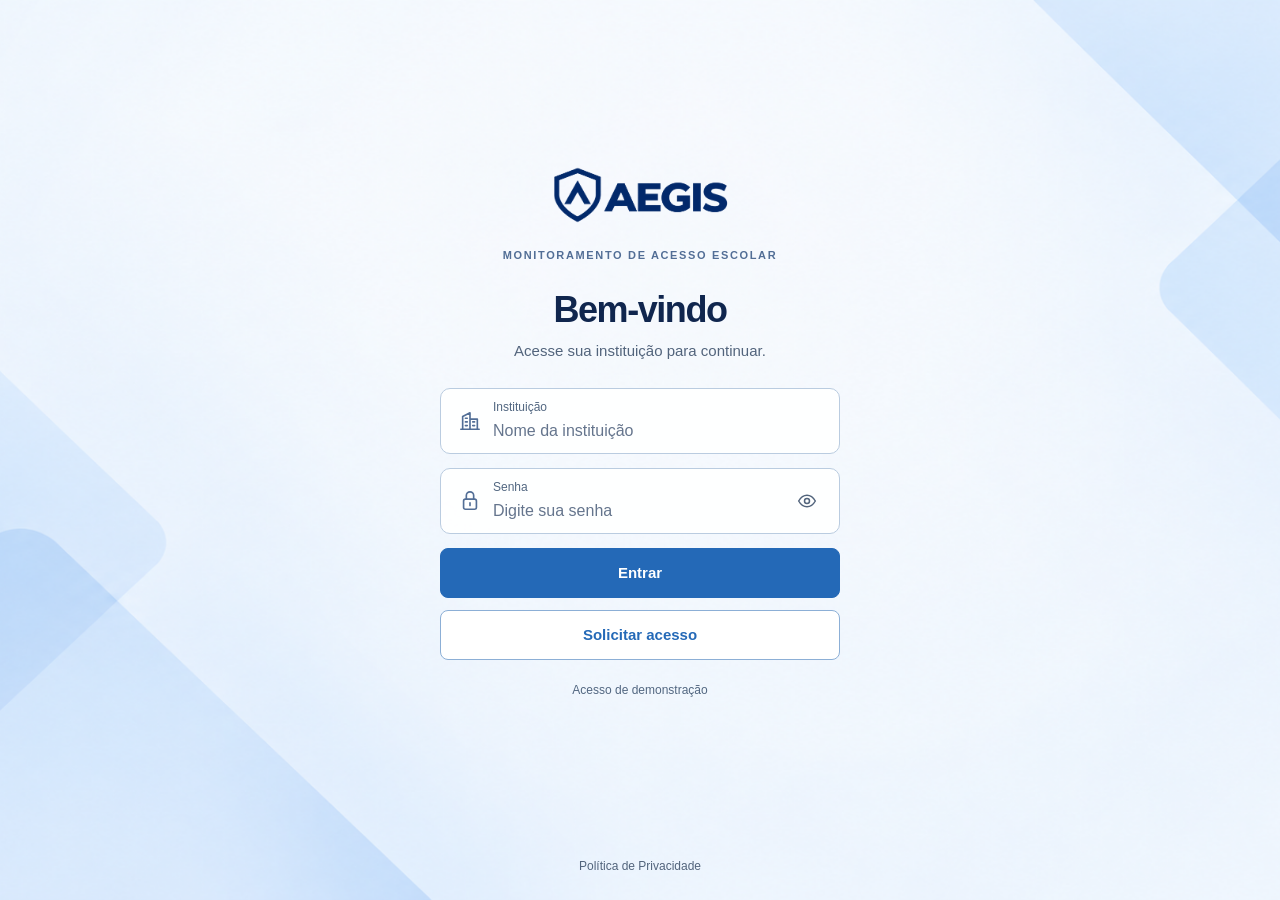
<file: index.html>
<!doctype html>
<html lang="pt-BR">
<head>
  <meta charset="UTF-8">
  <meta name="viewport" content="width=device-width, initial-scale=1, interactive-widget=resizes-content">
  <meta name="theme-color" content="#f2f7fd">
  <meta name="description" content="AEGIS: monitoramento de acesso escolar. Acesse sua instituição para continuar.">
  <title>Entrar · AEGIS</title>
  <link rel="icon" type="image/svg+xml" href="./assets/aegis-mark.svg">
  <link rel="stylesheet" href="./style.css?v=12">
  <script src="./AegisShared.js?v=11" defer></script>
  <script src="./index.js?v=11" defer></script>
</head>
<body class="login-page">
  <a class="skip-link" href="#main">Pular para o conteúdo</a>
  <div id="app">
    <main class="auth-page" id="main" tabindex="-1" aria-labelledby="login-title">
      <section class="auth-content" aria-labelledby="login-title">
        <header class="auth-brand">
          <span class="brand"><img class="brand-logo" src="./assets/aegis-logo.png" width="516" height="158" alt="AEGIS"></span>
          <p class="auth-tagline">Monitoramento de acesso escolar</p>
        </header>
        <header class="auth-heading">
          <h1 id="login-title">Bem-vindo</h1>
          <p>Acesse sua instituição para continuar.</p>
        </header>
        <form method="post" class="auth-form" id="login-form" aria-labelledby="login-title">
          <div class="auth-field">
            <svg class="icon" viewBox="0 0 24 24" fill="none" stroke="currentColor" stroke-linecap="round" stroke-linejoin="round" aria-hidden="true"><path d="M4 21V7l8-4v18M12 10h8v11M2 21h20M7 9h2m-2 4h2m-2 4h2m6-4h2m-2 4h2"/></svg>
            <div class="field">
              <label for="institution">Instituição</label>
              <input class="input" id="institution" name="institution" autocomplete="organization" placeholder="Nome da instituição" required maxlength="80">
            </div>
          </div>
          <div class="auth-field">
            <svg class="icon" viewBox="0 0 24 24" fill="none" stroke="currentColor" stroke-linecap="round" stroke-linejoin="round" aria-hidden="true"><rect x="5" y="10" width="14" height="11" rx="2"/><path d="M8 10V6a4 4 0 0 1 8 0v4M12 14v3"/></svg>
            <div class="field">
              <label for="password">Senha</label>
              <input class="input" type="password" id="password" name="password" autocomplete="current-password" placeholder="Digite sua senha" required maxlength="80">
            </div>
            <button class="icon-button" type="button" data-action="toggle-password" aria-label="Mostrar senha" aria-pressed="false" aria-controls="password"><svg class="icon" viewBox="0 0 24 24" fill="none" stroke="currentColor" stroke-linecap="round" stroke-linejoin="round" aria-hidden="true"><path d="M2 12s4-7 10-7 10 7 10 7-4 7-10 7S2 12 2 12Z"/><circle cx="12" cy="12" r="3"/></svg></button>
          </div>
          <p class="form-error" id="login-error" role="alert"></p>
          <button class="btn primary full auth-submit" type="submit">Entrar</button>
        </form>
        <nav class="auth-support" aria-label="Opções de acesso">
          <a class="btn full auth-request" href="SolicitarAcesso.html">Solicitar acesso</a>
          <button type="button" class="auth-credentials" data-action="open-credentials" aria-haspopup="dialog" aria-controls="modal">Acesso de demonstração</button>
        </nav>
        <noscript><p class="form-error">Ative o JavaScript para acessar a plataforma.</p></noscript>
      </section>
      <footer class="auth-links"><a href="Privacidade.html">Política de Privacidade</a></footer>
    </main>
  </div>
  <dialog id="modal" aria-labelledby="modal-title">
    <header class="modal-head"><h2 id="modal-title">Acesso de demonstração</h2><button class="icon-button" type="button" data-action="close-modal" aria-label="Fechar janela" autofocus><svg class="icon" viewBox="0 0 24 24" fill="none" stroke="currentColor" stroke-linecap="round" aria-hidden="true"><path d="m6 6 12 12M6 18 18 6"/></svg></button></header>
    <div class="modal-body">
      <dl class="auth-access-data"><div><dt>Instituição</dt><dd>CIMOL</dd></div><div><dt>Senha</dt><dd>AEGIS2026</dd></div><div><dt>Código PRB</dt><dd>123456</dd></div></dl>
      <button class="btn primary full" type="button" data-action="demo-login">Acessar plataforma</button>
    </div>
  </dialog>
</body>
</html>
</file>
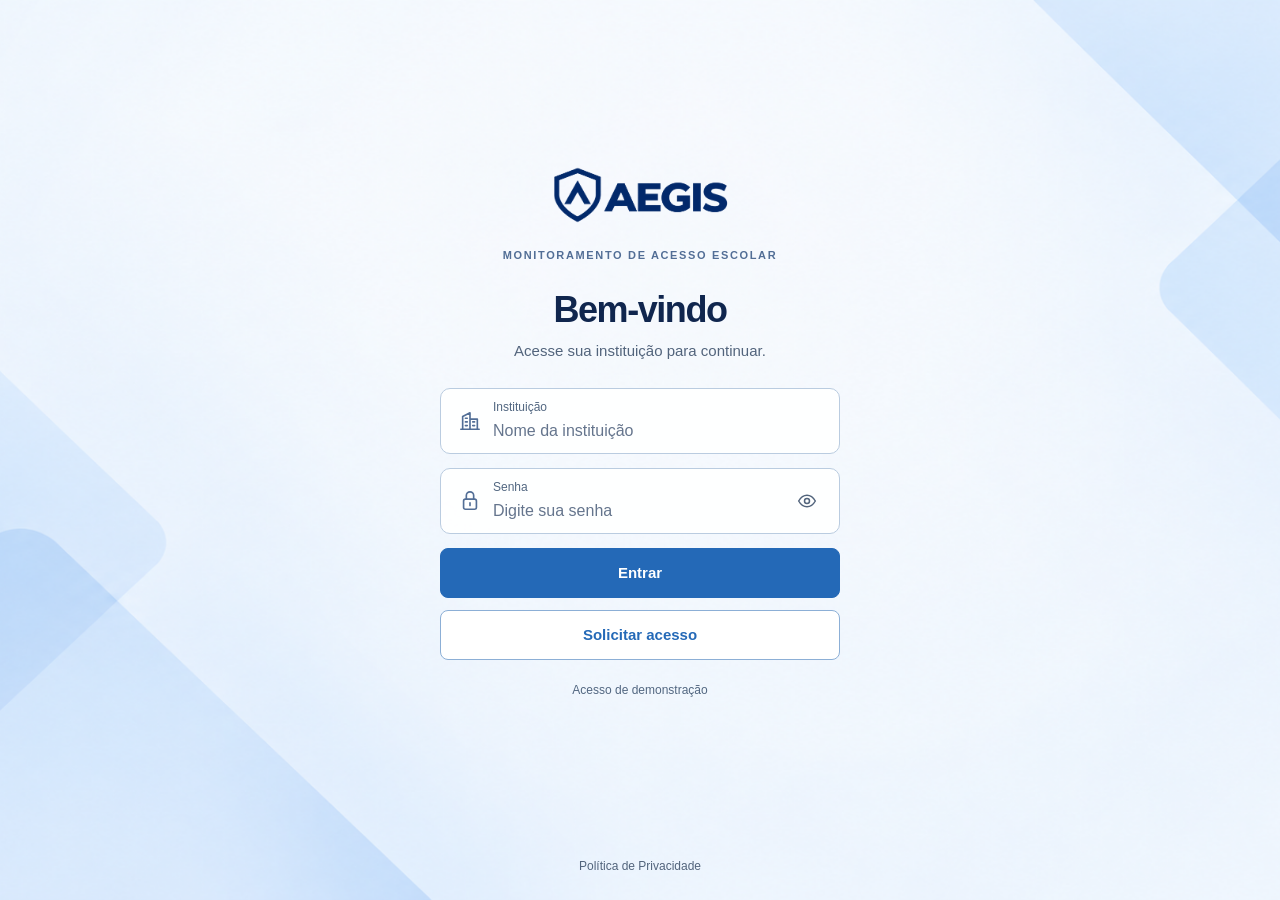
<file: Alunos.html>
<!doctype html>
<html lang="pt-BR">
<head>
  <meta charset="UTF-8">
  <meta name="viewport" content="width=device-width, initial-scale=1">
  <meta name="theme-color" content="#f7f9fc">
  <meta name="description" content="AEGIS: acompanhamento de identificações, movimentações e registros em ambientes educacionais.">
  <title>Alunos · AEGIS</title>
  <link id="site-icon" rel="icon" type="image/svg+xml" href="./assets/aegis-mark.svg">
  <link rel="stylesheet" href="./style.css?v=12">
  <script src="./AegisShared.js?v=11" defer></script>
  <script src="./Alunos.js?v=11" defer></script>
</head>
<body>
  <a class="skip-link" href="#main">Pular para o conteúdo</a>

  <div id="app"><main class="app-loading" id="main" tabindex="-1" aria-labelledby="loading-title"><h1 id="loading-title">Alunos</h1><p role="status">Carregando a plataforma…</p></main></div>

  <dialog id="modal" aria-labelledby="modal-title"><h2 id="modal-title" class="visually-hidden">Janela do AEGIS</h2></dialog>
  <div id="toasts" class="toasts" aria-live="polite" aria-atomic="false"></div>
  <noscript><p>Ative o JavaScript para usar os formulários e os dados salvos do AEGIS.</p></noscript>
</body>
</html>
</file>
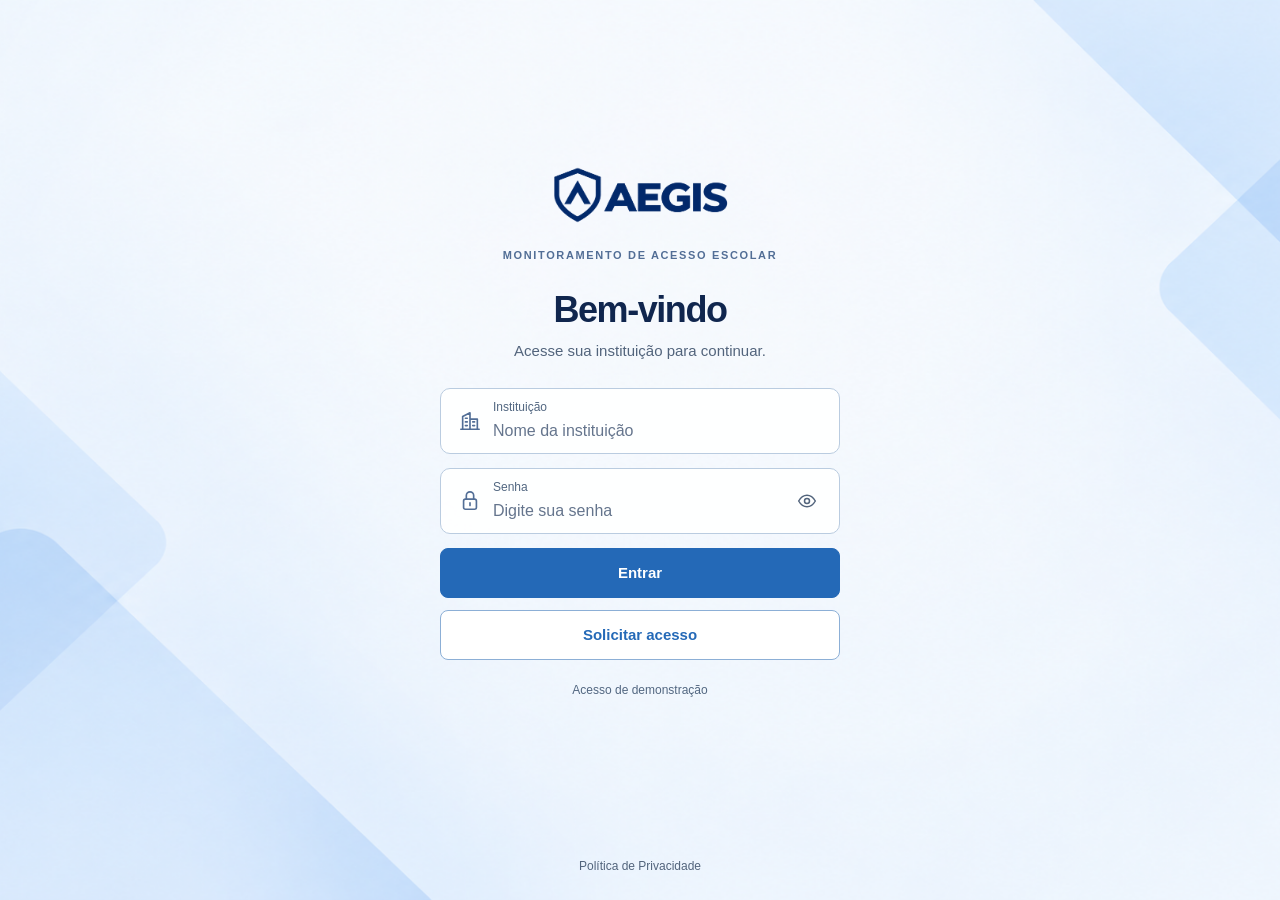
<file: Configuracoes.html>
<!doctype html>
<html lang="pt-BR">
<head>
  <meta charset="UTF-8">
  <meta name="viewport" content="width=device-width, initial-scale=1">
  <meta name="theme-color" content="#f7f9fc">
  <meta name="description" content="AEGIS: acompanhamento de identificações, movimentações e registros em ambientes educacionais.">
  <title>Configurações · AEGIS</title>
  <link id="site-icon" rel="icon" type="image/svg+xml" href="./assets/aegis-mark.svg">
  <link rel="stylesheet" href="./style.css?v=12">
  <script src="./AegisShared.js?v=11" defer></script>
  <script src="./Configuracoes.js?v=11" defer></script>
</head>
<body>
  <a class="skip-link" href="#main">Pular para o conteúdo</a>
  <div id="app"><main class="app-loading" id="main" tabindex="-1" aria-labelledby="loading-title"><h1 id="loading-title">Configurações</h1><p role="status">Carregando a plataforma…</p></main></div>

  <dialog id="modal" aria-labelledby="modal-title"><h2 id="modal-title" class="visually-hidden">Janela do AEGIS</h2></dialog>
  <div id="toasts" class="toasts" aria-live="polite" aria-atomic="false"></div>
  <noscript><p>Ative o JavaScript para usar os formulários e os dados salvos do AEGIS.</p></noscript>
</body>
</html>
</file>
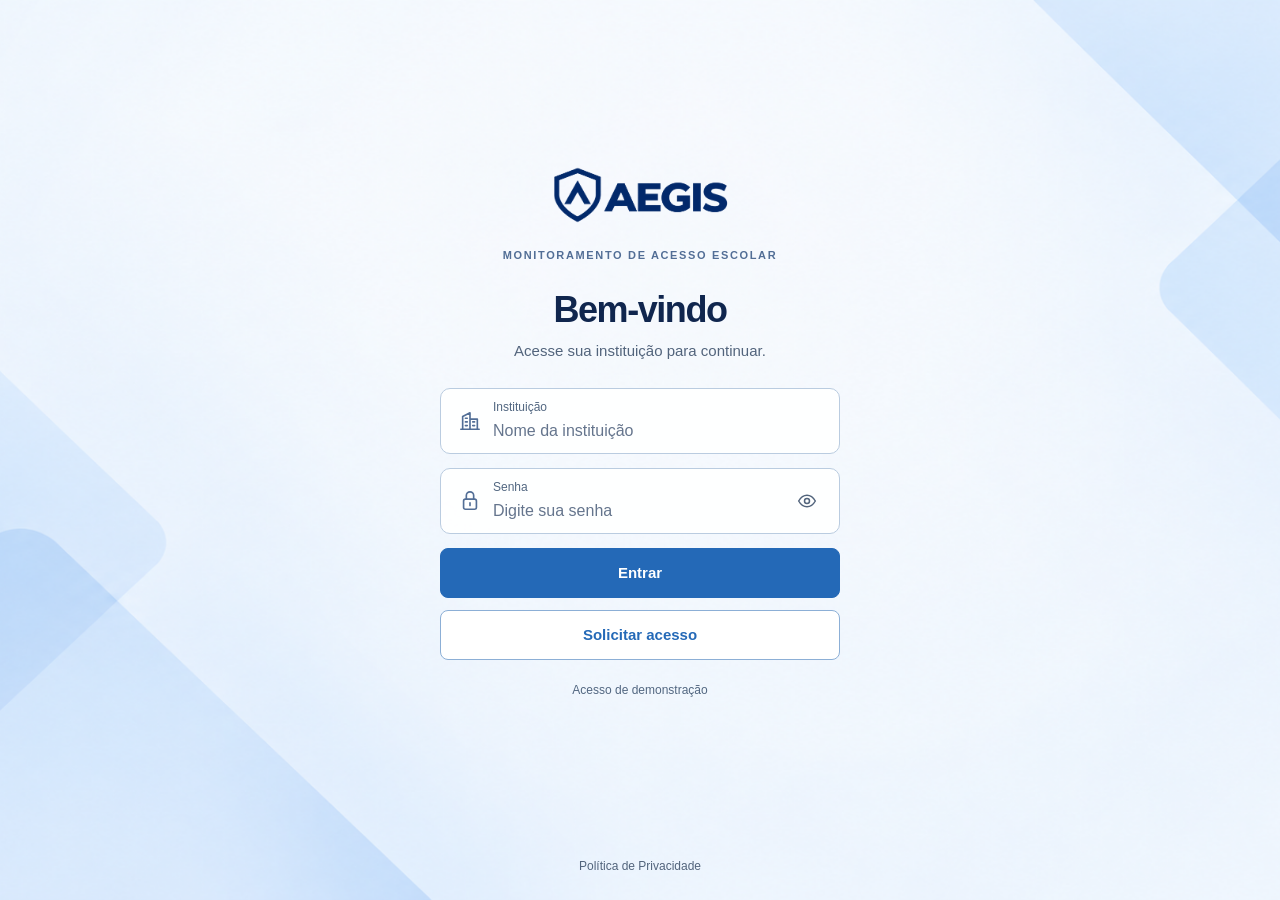
<file: DadosGerais.html>
<!doctype html>
<html lang="pt-BR">
<head>
  <meta charset="UTF-8">
  <meta name="viewport" content="width=device-width, initial-scale=1">
  <meta name="theme-color" content="#f7f9fc">
  <meta name="description" content="AEGIS: acompanhamento de identificações, movimentações e registros em ambientes educacionais.">
  <title>Dados gerais · AEGIS</title>
  <link id="site-icon" rel="icon" type="image/svg+xml" href="./assets/aegis-mark.svg">
  <link rel="stylesheet" href="./style.css?v=12">
  <script src="./AegisShared.js?v=11" defer></script>
  <script src="./DadosGerais.js?v=11" defer></script>
</head>
<body>
  <a class="skip-link" href="#main">Pular para o conteúdo</a>
  <div id="app"><main class="app-loading" id="main" tabindex="-1" aria-labelledby="loading-title"><h1 id="loading-title">Dados gerais</h1><p role="status">Carregando a plataforma…</p></main></div>

  <dialog id="modal" aria-labelledby="modal-title"><h2 id="modal-title" class="visually-hidden">Janela do AEGIS</h2></dialog>
  <div id="toasts" class="toasts" aria-live="polite" aria-atomic="false"></div>
  <noscript><p>Ative o JavaScript para usar os formulários e os dados salvos do AEGIS.</p></noscript>
</body>
</html>
</file>
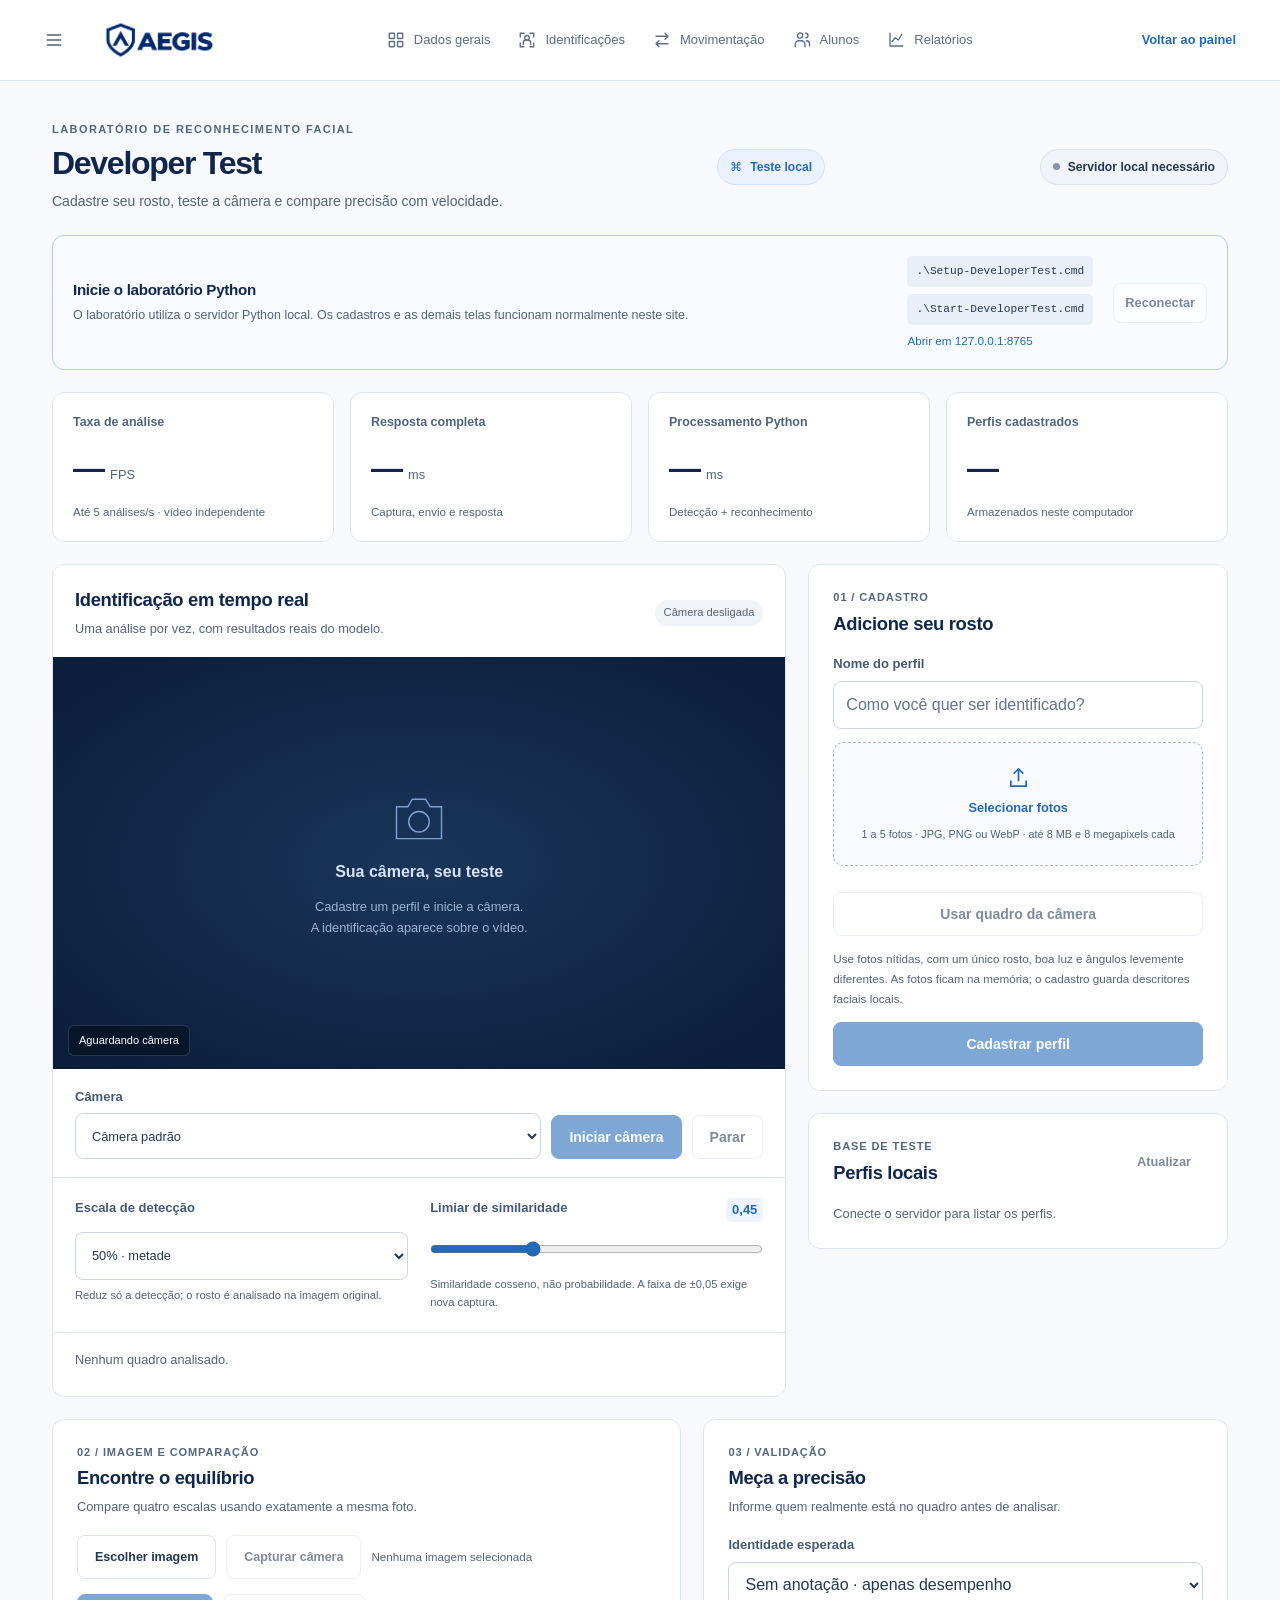
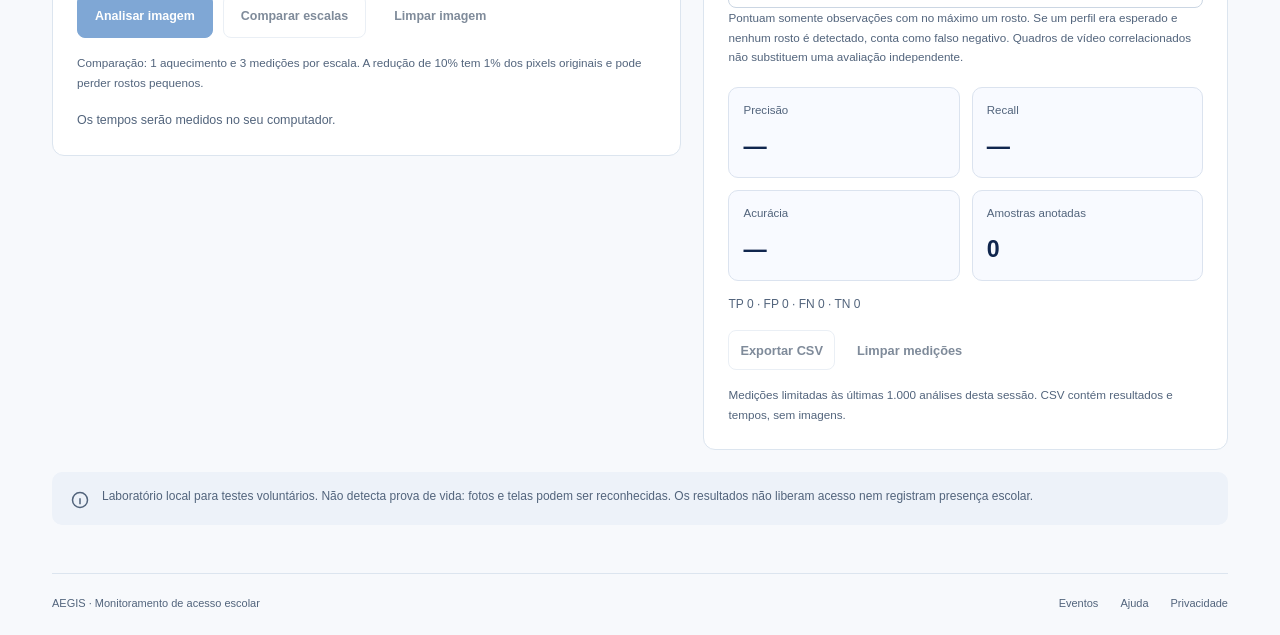
<file: DeveloperTest.html>
<!doctype html>
<html lang="pt-BR">
  <head>
    <meta charset="UTF-8">
    <meta name="viewport" content="width=device-width, initial-scale=1">
    <meta name="theme-color" content="#f7f9fc">
    <meta name="description" content="Laboratório local AEGIS para testar identificação facial, precisão e desempenho.">
    <title>
      Developer Test · AEGIS
    </title>
    <link rel="icon" type="image/svg+xml" href="data:image/svg+xml,%3Csvg xmlns='http://www.w3.org/2000/svg' viewBox='0 0 32 32'%3E%3Crect width='32' height='32' rx='8' fill='%23061c4e'/%3E%3Cpath d='M16 5 7 9v7c0 6 9 11 9 11s9-5 9-11V9Z' fill='none' stroke='%233a88f3' stroke-width='2'/%3E%3C/svg%3E">
    <link rel="stylesheet" href="./style.css?v=12">
    <script src="./AegisShared.js?v=11" defer></script>
    <script src="./DeveloperTest.js?v=11" defer>
    </script>
  </head>
  <body class="dev-page">
    <a class="skip-link" href="#main">
      Pular para o conteúdo
    </a>
    <div class="app-shell">
      <button type="button" class="sidebar-scrim" id="dev-menu-scrim" aria-label="Fechar menu">
      </button>
      <aside class="sidebar" id="sidebar" aria-label="Navegação principal">
        <button type="button" class="icon-button sidebar-close" id="dev-menu-close" aria-label="Fechar menu">
          ✕
        </button>
        <header class="sidebar-brand">
          <a class="brand dev-brand" href="DadosGerais.html">
            <span class="dev-brand-shield" aria-hidden="true">
              <svg viewBox="0 0 32 36" fill="none" stroke="currentColor" stroke-width="2">
                <path d="M16 2 3 7v10c0 9 13 16 13 16s13-7 13-16V7Z"/>
                <path d="m10 17 4 4 8-9"/>
              </svg>
            </span>
            <span>
              <span class="brand-name">
                AEGIS
              </span>
              <span class="brand-sub">Acompanhamento escolar</span>
            </span>
          </a>
        </header>
        <p class="nav-section">
          Principal
        </p>
        <nav class="side-nav" aria-label="Menu principal">
          <a class="nav-item" href="DadosGerais.html">
            <svg class="icon" viewBox="0 0 24 24" fill="none" stroke="currentColor">
              <rect x="3" y="3" width="7" height="7" rx="1"/>
              <rect x="14" y="3" width="7" height="7" rx="1"/>
              <rect x="3" y="14" width="7" height="7" rx="1"/>
              <rect x="14" y="14" width="7" height="7" rx="1"/>
            </svg>
            Dados gerais
          </a>
          <a class="nav-item" href="Identificacoes.html">
            <svg class="icon" viewBox="0 0 24 24" fill="none" stroke="currentColor">
              <path d="M8 3H3v5m13-5h5v5M3 16v5h5m13-5v5h-5"/>
              <circle cx="12" cy="9" r="3"/>
              <path d="M7 18v-2a4 4 0 0 1 4-4h2a4 4 0 0 1 4 4v2"/>
            </svg>
            Identificações
          </a>
          <a class="nav-item" href="Eventos.html">
            <svg class="icon" viewBox="0 0 24 24" fill="none" stroke="currentColor">
              <path d="M3 12h4l3-8 4 16 3-8h4"/>
            </svg>
            Eventos
          </a>
          <a class="nav-item" href="Alunos.html">
            <svg class="icon" viewBox="0 0 24 24" fill="none" stroke="currentColor">
              <circle cx="9" cy="7" r="4"/>
              <path d="M2 21v-3a5 5 0 0 1 5-5h4a5 5 0 0 1 5 5v3m1-18a4 4 0 0 1 0 8m2 3a5 5 0 0 1 3 4v3"/>
            </svg>
            Alunos
          </a>
        </nav>
        <div class="side-divider">
        </div>
        <p class="nav-section">
          Desenvolvimento
        </p>
        <nav class="side-nav" aria-label="Desenvolvimento">
          <a class="nav-item active" href="DeveloperTest.html" aria-current="page">
            <svg class="icon" viewBox="0 0 24 24" fill="none" stroke="currentColor">
              <path d="m8 7-5 5 5 5m8-10 5 5-5 5m-3-14-2 18"/>
            </svg>
            Developer Test
          </a>
        </nav>
        <div class="side-divider">
        </div>
        <p class="nav-section">
          Instituição
        </p>
        <nav class="side-nav" aria-label="Administração">
          <a class="nav-item" href="Configuracoes.html">
            <svg class="icon" viewBox="0 0 24 24" fill="none" stroke="currentColor">
              <path d="m9 3-1 3-3 1-2 3 2 2-1 3 2 3 3-1 3 2 3-2 3 1 2-3-1-3 2-2-2-3-3-1-1-3Z"/>
              <circle cx="12" cy="12" r="3"/>
            </svg>
            Configurações
          </a>
          <a class="nav-item" href="Suporte.html">
            <svg class="icon" viewBox="0 0 24 24" fill="none" stroke="currentColor">
              <circle cx="12" cy="12" r="9"/>
              <path d="M9.5 8a2.5 2.5 0 1 1 4 2c-1.5 1-1.5 1.5-1.5 3m0 3h.01"/>
            </svg>
            Ajuda
          </a>
        </nav>
        <div class="sidebar-bottom">
          <div class="sync-panel">
            <span class="eyebrow">
              Ambiente de teste
            </span>
            <p class="dev-sidebar-note">
              Processamento local
              <br>
              YuNet + SFace
            </p>
            <small>
              Sem integração escolar
            </small>
          </div>
          <p>
            AEGIS · Developer Test
          </p>
        </div>
      </aside>
      <div class="workspace">
        <header class="topbar dev-topbar">
          <button type="button" class="icon-button mobile-menu" id="dev-menu-open" aria-label="Abrir menu principal" aria-expanded="false" aria-controls="sidebar">
            <svg class="icon" viewBox="0 0 24 24" fill="none" stroke="currentColor">
              <path d="M4 6h16M4 12h16M4 18h16"/>
            </svg>
          </button>
          <span class="dev-breadcrumb">
            AEGIS
            <span aria-hidden="true">
              /
            </span>
            Laboratório
          </span>
          <div class="dev-topbar-end">
            <span class="dev-status-pill" id="dev-health-badge" data-status="offline">
              <span class="dev-status-dot" aria-hidden="true">
              </span>
              <span id="dev-health-label">
                Conectando…
              </span>
            </span>
            <span class="avatar" id="dev-avatar">
              DT
            </span>
          </div>
        </header>
        <main class="main-content dev-main" id="main" tabindex="-1" aria-labelledby="page-title">
          <header class="page-heading">
            <div>
              <span class="eyebrow">
                Laboratório de reconhecimento facial
              </span>
              <h1 id="page-title">
                Developer Test
              </h1>
              <p>
                Cadastre seu rosto, teste a câmera e compare precisão com velocidade.
              </p>
            </div>
            <span class="dev-local-tag">
              <span aria-hidden="true">
                ⌘
              </span>
              Teste local
            </span>
          </header>
          <div class="dev-alert" id="dev-message" role="status" aria-live="polite" hidden>
          </div>
          <section class="panel dev-setup" id="dev-setup" aria-labelledby="dev-setup-title" hidden>
            <div>
              <h2 id="dev-setup-title">
                Inicie o laboratório Python
              </h2>
              <p id="dev-setup-message">
                Abra esta página pelo servidor local para conectar o reconhecimento facial.
              </p>
            </div>
            <div class="dev-setup-commands">
              <code>
                .\Setup-DeveloperTest.cmd
              </code>
              <code>
                .\Start-DeveloperTest.cmd
              </code>
              <a href="http://127.0.0.1:8765/DeveloperTest.html">
                Abrir em 127.0.0.1:8765
              </a>
            </div>
            <button type="button" class="btn small" id="dev-reconnect">
              Reconectar
            </button>
          </section>
          <section class="dev-kpis" aria-label="Indicadores de desempenho">
            <article class="panel dev-kpi">
              <span class="dev-kpi-label">
                Taxa de análise
              </span>
              <strong>
                <span id="dev-fps">
                  —
                </span>
                <small>
                  FPS
                </small>
              </strong>
              <span class="dev-kpi-note">
                Até 5 análises/s · vídeo independente
              </span>
            </article>
            <article class="panel dev-kpi">
              <span class="dev-kpi-label">
                Resposta completa
              </span>
              <strong>
                <span id="dev-latency">
                  —
                </span>
                <small>
                  ms
                </small>
              </strong>
              <span class="dev-kpi-note">
                Captura, envio e resposta
              </span>
            </article>
            <article class="panel dev-kpi">
              <span class="dev-kpi-label">
                Processamento Python
              </span>
              <strong>
                <span id="dev-server-time">
                  —
                </span>
                <small>
                  ms
                </small>
              </strong>
              <span class="dev-kpi-note" id="dev-stage-times">
                Detecção + reconhecimento
              </span>
            </article>
            <article class="panel dev-kpi">
              <span class="dev-kpi-label">
                Perfis cadastrados
              </span>
              <strong id="dev-profile-count">
                —
              </strong>
              <span class="dev-kpi-note">
                Armazenados neste computador
              </span>
            </article>
          </section>
          <div class="dev-workbench">
            <section class="panel dev-camera-panel" aria-labelledby="dev-camera-title">
              <header class="dev-panel-heading">
                <div>
                  <h2 id="dev-camera-title">
                    Identificação em tempo real
                  </h2>
                  <p>
                    Uma análise por vez, com resultados reais do modelo.
                  </p>
                </div>
                <span class="badge" id="dev-camera-state">
                  Câmera desligada
                </span>
              </header>
              <div class="dev-camera-stage" id="dev-camera-stage">
                <video id="dev-video" autoplay playsinline muted aria-label="Vídeo da câmera local">
                </video>
                <canvas id="dev-overlay" aria-hidden="true">
                </canvas>
                <div class="dev-camera-empty" id="dev-camera-empty">
                  <svg viewBox="0 0 64 64" fill="none" stroke="currentColor" stroke-width="1.5" aria-hidden="true">
                    <path d="M8 20h12l5-8h14l5 8h12v34H8Z"/>
                    <circle cx="32" cy="36" r="11"/>
                  </svg>
                  <strong>
                    Sua câmera, seu teste
                  </strong>
                  <p>
                    Cadastre um perfil e inicie a câmera.
                    <br>
                    A identificação aparece sobre o vídeo.
                  </p>
                </div>
                <span class="dev-stage-label" id="dev-stage-label">
                  Aguardando câmera
                </span>
              </div>
              <div class="dev-camera-controls">
                <div class="field dev-device-field">
                  <label for="dev-device">
                    Câmera
                  </label>
                  <select class="input" id="dev-device">
                    <option value="">
                      Câmera padrão
                    </option>
                  </select>
                </div>
                <button type="button" class="btn primary" id="dev-start" disabled>
                  Iniciar câmera
                </button>
                <button type="button" class="btn" id="dev-stop" disabled>
                  Parar
                </button>
              </div>
              <div class="dev-settings">
                <div class="field">
                  <label for="dev-scale">
                    Escala de detecção
                  </label>
                  <select class="input" id="dev-scale">
                    <option value="1">
                      100% · original
                    </option>
                    <option value="0.5" selected>
                      50% · metade
                    </option>
                    <option value="0.25">
                      25% · um quarto
                    </option>
                    <option value="0.1">
                      10% · experimental
                    </option>
                  </select>
                  <small>
                    Reduz só a detecção; o rosto é analisado na imagem original.
                  </small>
                </div>
                <div class="field">
                  <label for="dev-threshold">
                    Limiar de similaridade
                    <output id="dev-threshold-value" for="dev-threshold">
                      0,45
                    </output>
                  </label>
                  <input id="dev-threshold" type="range" min="0.30" max="0.80" value="0.45" step="0.01">
                  <small>
                    Similaridade cosseno, não probabilidade. A faixa de ±0,05 exige nova captura.
                  </small>
                </div>
              </div>
              <div class="dev-result" id="dev-result" aria-live="polite">
                <p class="muted">
                  Nenhum quadro analisado.
                </p>
              </div>
            </section>
            <div class="dev-side-stack">
              <section class="panel panel-pad" aria-labelledby="dev-enroll-title">
                <header class="dev-panel-heading">
                  <div>
                    <span class="dev-step">
                      01 / Cadastro
                    </span>
                    <h2 id="dev-enroll-title">
                      Adicione seu rosto
                    </h2>
                  </div>
                </header>
                <form id="dev-enroll-form" method="post">
                  <div class="field">
                    <label for="dev-name">
                      Nome do perfil
                    </label>
                    <input class="input" id="dev-name" name="name" placeholder="Como você quer ser identificado?" maxlength="80" required autocomplete="off">
                  </div>
                  <label class="dev-upload" for="dev-enroll-images">
                    <svg class="icon" viewBox="0 0 24 24" fill="none" stroke="currentColor" aria-hidden="true">
                      <path d="M12 16V3m-5 5 5-5 5 5M4 15v6h16v-6"/>
                    </svg>
                    <strong>
                      Selecionar fotos
                    </strong>
                    <small>
                      1 a 5 fotos · JPG, PNG ou WebP · até 8 MB e 8 megapixels cada
                    </small>
                    <input id="dev-enroll-images" type="file" accept="image/jpeg,image/png,image/webp" multiple>
                  </label>
                  <div class="dev-enroll-previews" id="dev-enroll-previews">
                  </div>
                  <button type="button" class="btn full" id="dev-capture-enroll" disabled>
                    Usar quadro da câmera
                  </button>
                  <p class="dev-help">
                    Use fotos nítidas, com um único rosto, boa luz e ângulos levemente diferentes. As fotos ficam na memória; o cadastro guarda descritores faciais locais.
                  </p>
                  <button class="btn primary full" type="submit" id="dev-enroll-submit" disabled>
                    Cadastrar perfil
                  </button>
                </form>
              </section>
              <section class="panel panel-pad" aria-labelledby="dev-profiles-title">
                <header class="dev-panel-heading">
                  <div>
                    <span class="dev-step">
                      Base de teste
                    </span>
                    <h2 id="dev-profiles-title">
                      Perfis locais
                    </h2>
                  </div>
                  <button type="button" class="btn small ghost" id="dev-refresh-profiles">
                    Atualizar
                  </button>
                </header>
                <div class="dev-profiles" id="dev-profiles">
                  <p class="muted">
                    Conecte o servidor para listar os perfis.
                  </p>
                </div>
              </section>
            </div>
          </div>
          <div class="dev-bottom-grid">
            <section class="panel panel-pad" aria-labelledby="dev-image-title">
              <header class="dev-panel-heading">
                <div>
                  <span class="dev-step">
                    02 / Imagem e comparação
                  </span>
                  <h2 id="dev-image-title">
                    Encontre o equilíbrio
                  </h2>
                  <p>
                    Compare quatro escalas usando exatamente a mesma foto.
                  </p>
                </div>
              </header>
              <div class="dev-image-actions">
                <label class="btn" for="dev-test-image">
                  Escolher imagem
                  <input class="visually-hidden" id="dev-test-image" type="file" accept="image/jpeg,image/png,image/webp">
                </label>
                <button type="button" class="btn" id="dev-capture-test" disabled>
                  Capturar câmera
                </button>
                <span class="dev-help" id="dev-image-name">
                  Nenhuma imagem selecionada
                </span>
              </div>
              <div class="dev-image-preview" id="dev-image-preview" hidden>
                <canvas id="dev-image-canvas" aria-label="Imagem selecionada com resultados de identificação">
                </canvas>
              </div>
              <div class="dev-image-actions">
                <button type="button" class="btn primary" id="dev-recognize-image" disabled>
                  Analisar imagem
                </button>
                <button type="button" class="btn" id="dev-benchmark" disabled>
                  Comparar escalas
                </button>
                <button type="button" class="btn ghost" id="dev-clear-image" disabled>
                  Limpar imagem
                </button>
              </div>
              <p class="dev-help">
                Comparação: 1 aquecimento e 3 medições por escala. A redução de 10% tem 1% dos pixels originais e pode perder rostos pequenos.
              </p>
              <div class="dev-benchmark-results" id="dev-benchmark-results">
                <p class="muted">
                  Os tempos serão medidos no seu computador.
                </p>
              </div>
            </section>
            <section class="panel panel-pad" aria-labelledby="dev-metrics-title">
              <header class="dev-panel-heading">
                <div>
                  <span class="dev-step">
                    03 / Validação
                  </span>
                  <h2 id="dev-metrics-title">
                    Meça a precisão
                  </h2>
                  <p>
                    Informe quem realmente está no quadro antes de analisar.
                  </p>
                </div>
              </header>
              <div class="field">
                <label for="dev-ground-truth">
                  Identidade esperada
                </label>
                <select class="input" id="dev-ground-truth">
                  <option value="">
                    Sem anotação · apenas desempenho
                  </option>
                  <option value="__unknown__">
                    Pessoa não cadastrada
                  </option>
                </select>
              </div>
              <p class="dev-help">
                Pontuam somente observações com no máximo um rosto. Se um perfil era esperado e nenhum rosto é detectado, conta como falso negativo. Quadros de vídeo correlacionados não substituem uma avaliação independente.
              </p>
              <div class="dev-metrics-grid" id="dev-metrics-grid">
                <div>
                  <span>
                    Precisão
                  </span>
                  <strong id="dev-precision">
                    —
                  </strong>
                </div>
                <div>
                  <span>
                    Recall
                  </span>
                  <strong id="dev-recall">
                    —
                  </strong>
                </div>
                <div>
                  <span>
                    Acurácia
                  </span>
                  <strong id="dev-accuracy">
                    —
                  </strong>
                </div>
                <div>
                  <span>
                    Amostras anotadas
                  </span>
                  <strong id="dev-scored">
                    0
                  </strong>
                </div>
              </div>
              <p class="dev-metric-detail" id="dev-metric-detail">
                TP 0 · FP 0 · FN 0 · TN 0
              </p>
              <div class="dev-image-actions">
                <button type="button" class="btn small" id="dev-export" disabled>
                  Exportar CSV
                </button>
                <button type="button" class="btn small ghost" id="dev-clear-records" disabled>
                  Limpar medições
                </button>
              </div>
              <p class="dev-help">
                Medições limitadas às últimas 1.000 análises desta sessão. CSV contém resultados e tempos, sem imagens.
              </p>
            </section>
          </div>
          <div class="dev-note">
            <svg class="icon" viewBox="0 0 24 24" fill="none" stroke="currentColor" aria-hidden="true">
              <circle cx="12" cy="12" r="9"/>
              <path d="M12 10v7m0-11h.01"/>
            </svg>
            <p>
              Laboratório local para testes voluntários. Não detecta prova de vida: fotos e telas podem ser reconhecidas. Os resultados não liberam acesso nem registram presença escolar.
            </p>
          </div>
        </main>
        <footer class="app-footer">
          <span>
            AEGIS · Advanced Educational Guardian Intelligence System
          </span>
          <a href="Privacidade.html">
            Privacidade
          </a>
        </footer>
      </div>
    </div>
    <noscript>
      <p>
        Ative o JavaScript para cadastrar perfis e testar a câmera.
      </p>
    </noscript>
  </body>
</html>
</file>
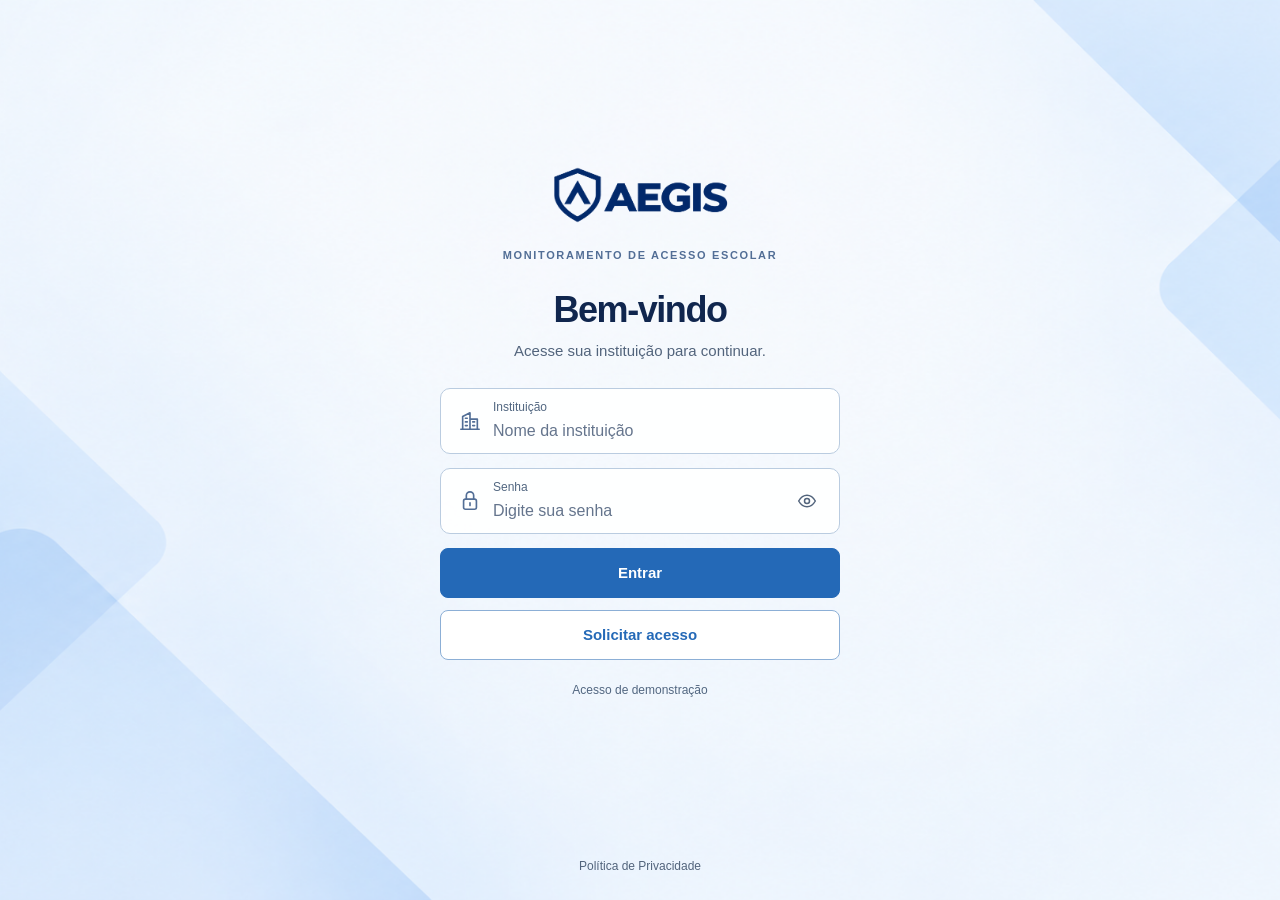
<file: Eventos.html>
<!doctype html>
<html lang="pt-BR">
<head>
  <meta charset="UTF-8">
  <meta name="viewport" content="width=device-width, initial-scale=1">
  <meta name="theme-color" content="#f7f9fc">
  <meta name="description" content="AEGIS: acompanhamento de identificações, movimentações e registros em ambientes educacionais.">
  <title>Eventos · AEGIS</title>
  <link id="site-icon" rel="icon" type="image/svg+xml" href="./assets/aegis-mark.svg">
  <link rel="stylesheet" href="./style.css?v=12">
  <script src="./AegisShared.js?v=11" defer></script>
  <script src="./Eventos.js?v=11" defer></script>
</head>
<body>
  <a class="skip-link" href="#main">Pular para o conteúdo</a>
  <div id="app"><main class="app-loading" id="main" tabindex="-1" aria-labelledby="loading-title"><h1 id="loading-title">Eventos</h1><p role="status">Carregando a plataforma…</p></main></div>

  <dialog id="modal" aria-labelledby="modal-title"><h2 id="modal-title" class="visually-hidden">Janela do AEGIS</h2></dialog>
  <div id="toasts" class="toasts" aria-live="polite" aria-atomic="false"></div>
  <noscript><p>Ative o JavaScript para usar os formulários e os dados salvos do AEGIS.</p></noscript>
</body>
</html>
</file>
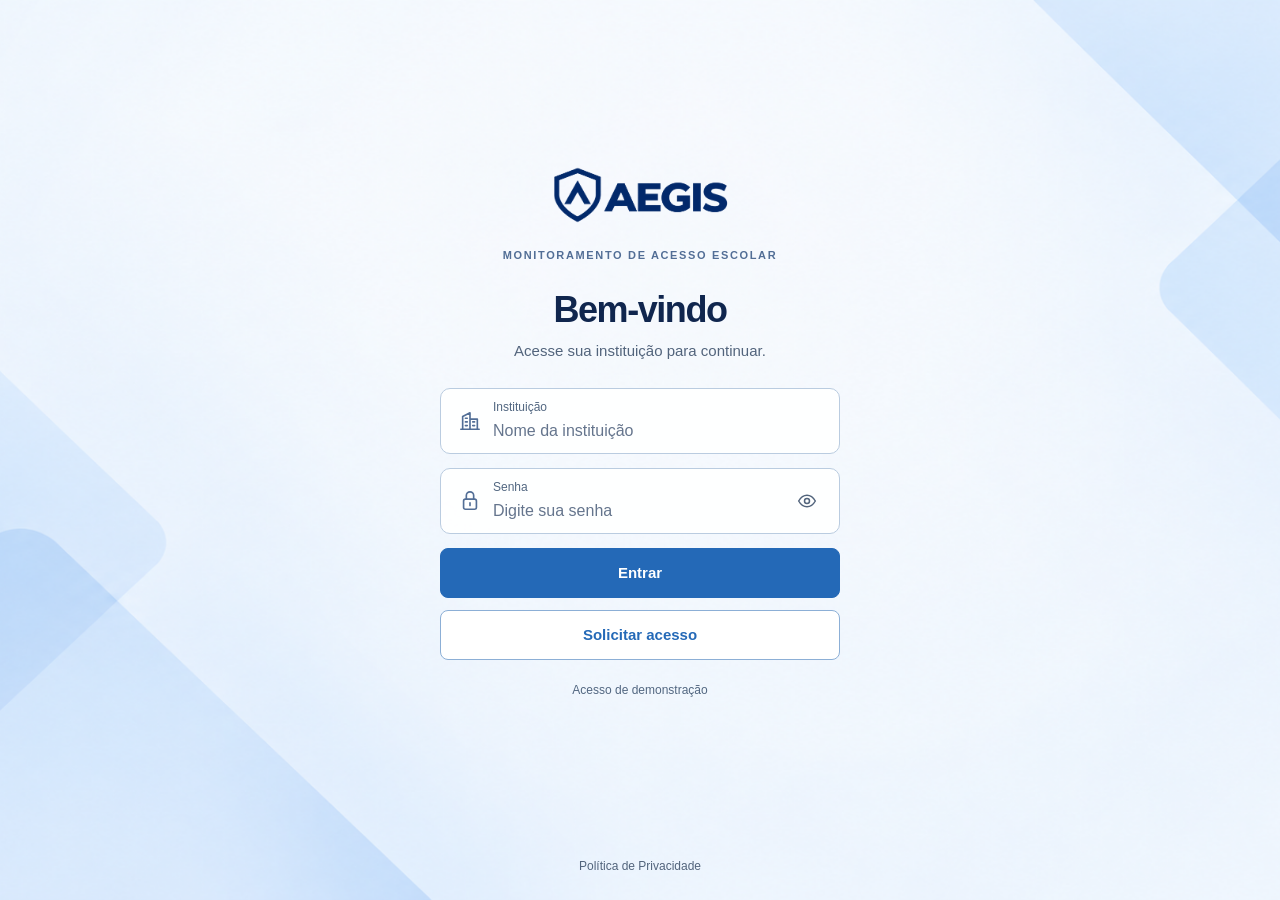
<file: Identificacoes.html>
<!doctype html>
<html lang="pt-BR">
<head>
  <meta charset="UTF-8">
  <meta name="viewport" content="width=device-width, initial-scale=1">
  <meta name="theme-color" content="#f7f9fc">
  <meta name="description" content="AEGIS: acompanhamento de identificações, movimentações e registros em ambientes educacionais.">
  <title>Identificações · AEGIS</title>
  <link id="site-icon" rel="icon" type="image/svg+xml" href="./assets/aegis-mark.svg">
  <link rel="stylesheet" href="./style.css?v=12">
  <script src="./AegisShared.js?v=11" defer></script>
  <script src="./Identificacoes.js?v=11" defer></script>
</head>
<body>
  <a class="skip-link" href="#main">Pular para o conteúdo</a>

  <div id="app"><main class="app-loading" id="main" tabindex="-1" aria-labelledby="loading-title"><h1 id="loading-title">Identificações</h1><p role="status">Carregando a plataforma…</p></main></div>

  <dialog id="modal" aria-labelledby="modal-title"><h2 id="modal-title" class="visually-hidden">Janela do AEGIS</h2></dialog>
  <div id="toasts" class="toasts" aria-live="polite" aria-atomic="false"></div>
  <noscript><p>Ative o JavaScript para usar os formulários e os dados salvos do AEGIS.</p></noscript>
</body>
</html>
</file>
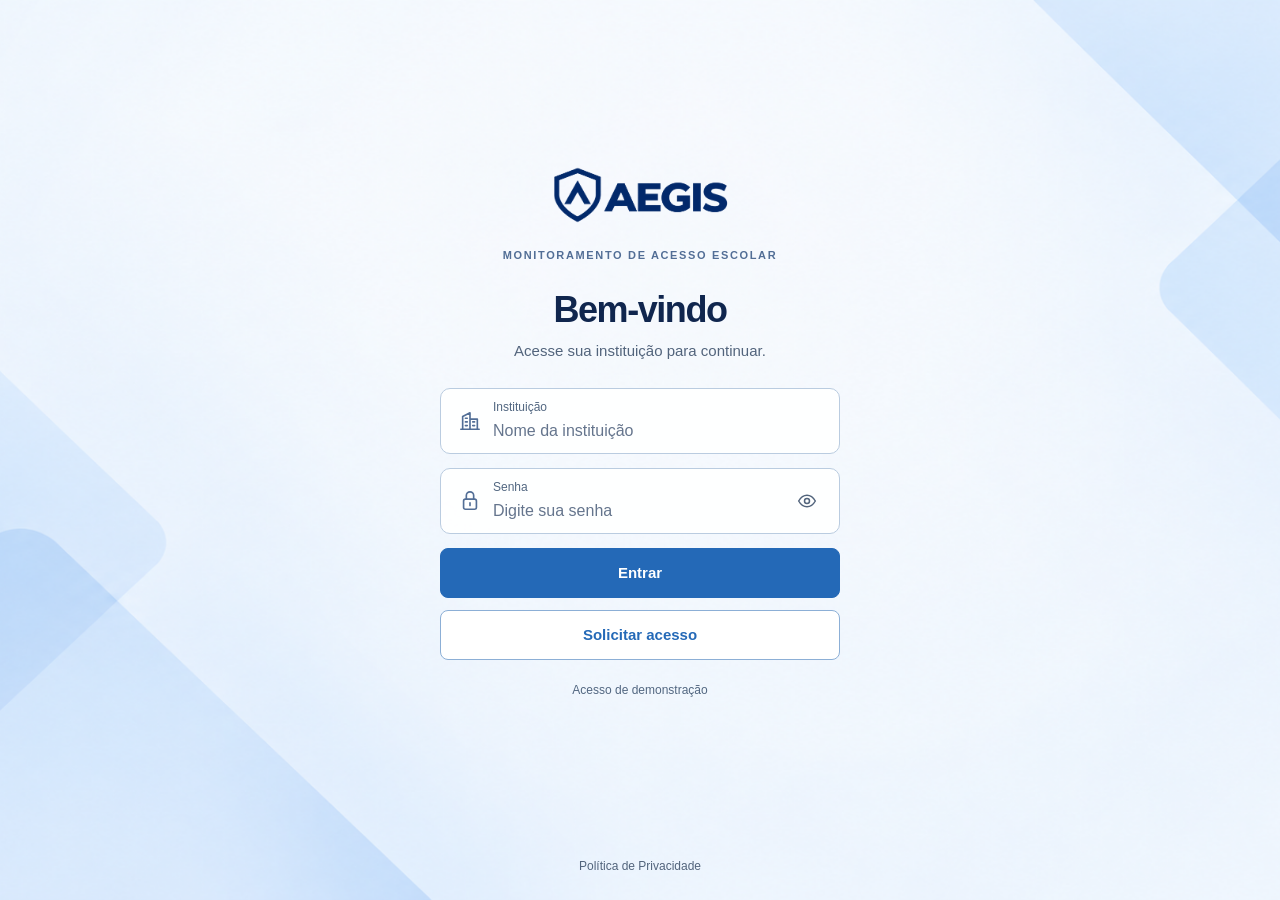
<file: Movimentacao.html>
<!doctype html>
<html lang="pt-BR">
<head>
  <meta charset="UTF-8">
  <meta name="viewport" content="width=device-width, initial-scale=1">
  <meta name="theme-color" content="#f7f9fc">
  <meta name="description" content="AEGIS: acompanhamento de identificações, movimentações e registros em ambientes educacionais.">
  <title>Movimentação dos alunos · AEGIS</title>
  <link id="site-icon" rel="icon" type="image/svg+xml" href="./assets/aegis-mark.svg">
  <link rel="stylesheet" href="./style.css?v=12">
  <script src="./AegisShared.js?v=11" defer></script>
  <script src="./Movimentacao.js?v=11" defer></script>
</head>
<body>
  <a class="skip-link" href="#main">Pular para o conteúdo</a>
  <div id="app"><main class="app-loading" id="main" tabindex="-1" aria-labelledby="loading-title"><h1 id="loading-title">Movimentação dos alunos</h1><p role="status">Carregando a plataforma…</p></main></div>

  <dialog id="modal" aria-labelledby="modal-title"><h2 id="modal-title" class="visually-hidden">Janela do AEGIS</h2></dialog>
  <div id="toasts" class="toasts" aria-live="polite" aria-atomic="false"></div>
  <noscript><p>Ative o JavaScript para usar os formulários e os dados salvos do AEGIS.</p></noscript>
</body>
</html>
</file>
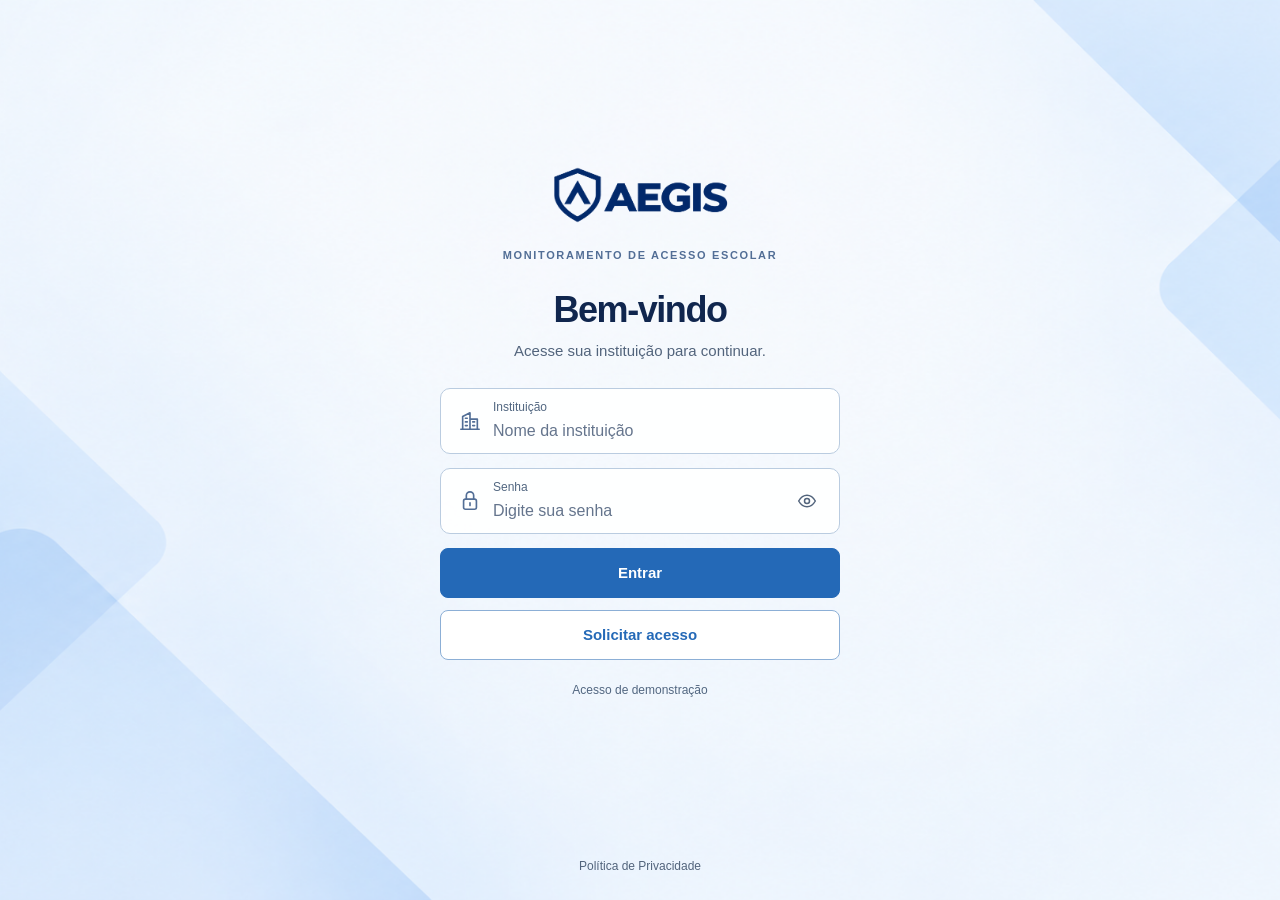
<file: PRB.html>
<!doctype html>
<html lang="pt-BR">
<head>
  <meta charset="UTF-8">
  <meta name="viewport" content="width=device-width, initial-scale=1">
  <meta name="theme-color" content="#f7f9fc">
  <meta name="description" content="AEGIS: acompanhamento de identificações, movimentações e registros em ambientes educacionais.">
  <title>Área PRB · AEGIS</title>
  <link id="site-icon" rel="icon" type="image/svg+xml" href="./assets/aegis-mark.svg">
  <link rel="stylesheet" href="./style.css?v=12">
  <script src="./AegisShared.js?v=11" defer></script>
  <script src="./PRB.js?v=11" defer></script>
</head>
<body>
  <a class="skip-link" href="#main">Pular para o conteúdo</a>
  <div id="app"><main class="app-loading" id="main" tabindex="-1" aria-labelledby="loading-title"><h1 id="loading-title">Área PRB</h1><p role="status">Carregando a plataforma…</p></main></div>

  <dialog id="modal" aria-labelledby="modal-title"><h2 id="modal-title" class="visually-hidden">Janela do AEGIS</h2></dialog>
  <div id="toasts" class="toasts" aria-live="polite" aria-atomic="false"></div>
  <noscript><p>Ative o JavaScript para usar os formulários e os dados salvos do AEGIS.</p></noscript>
</body>
</html>
</file>
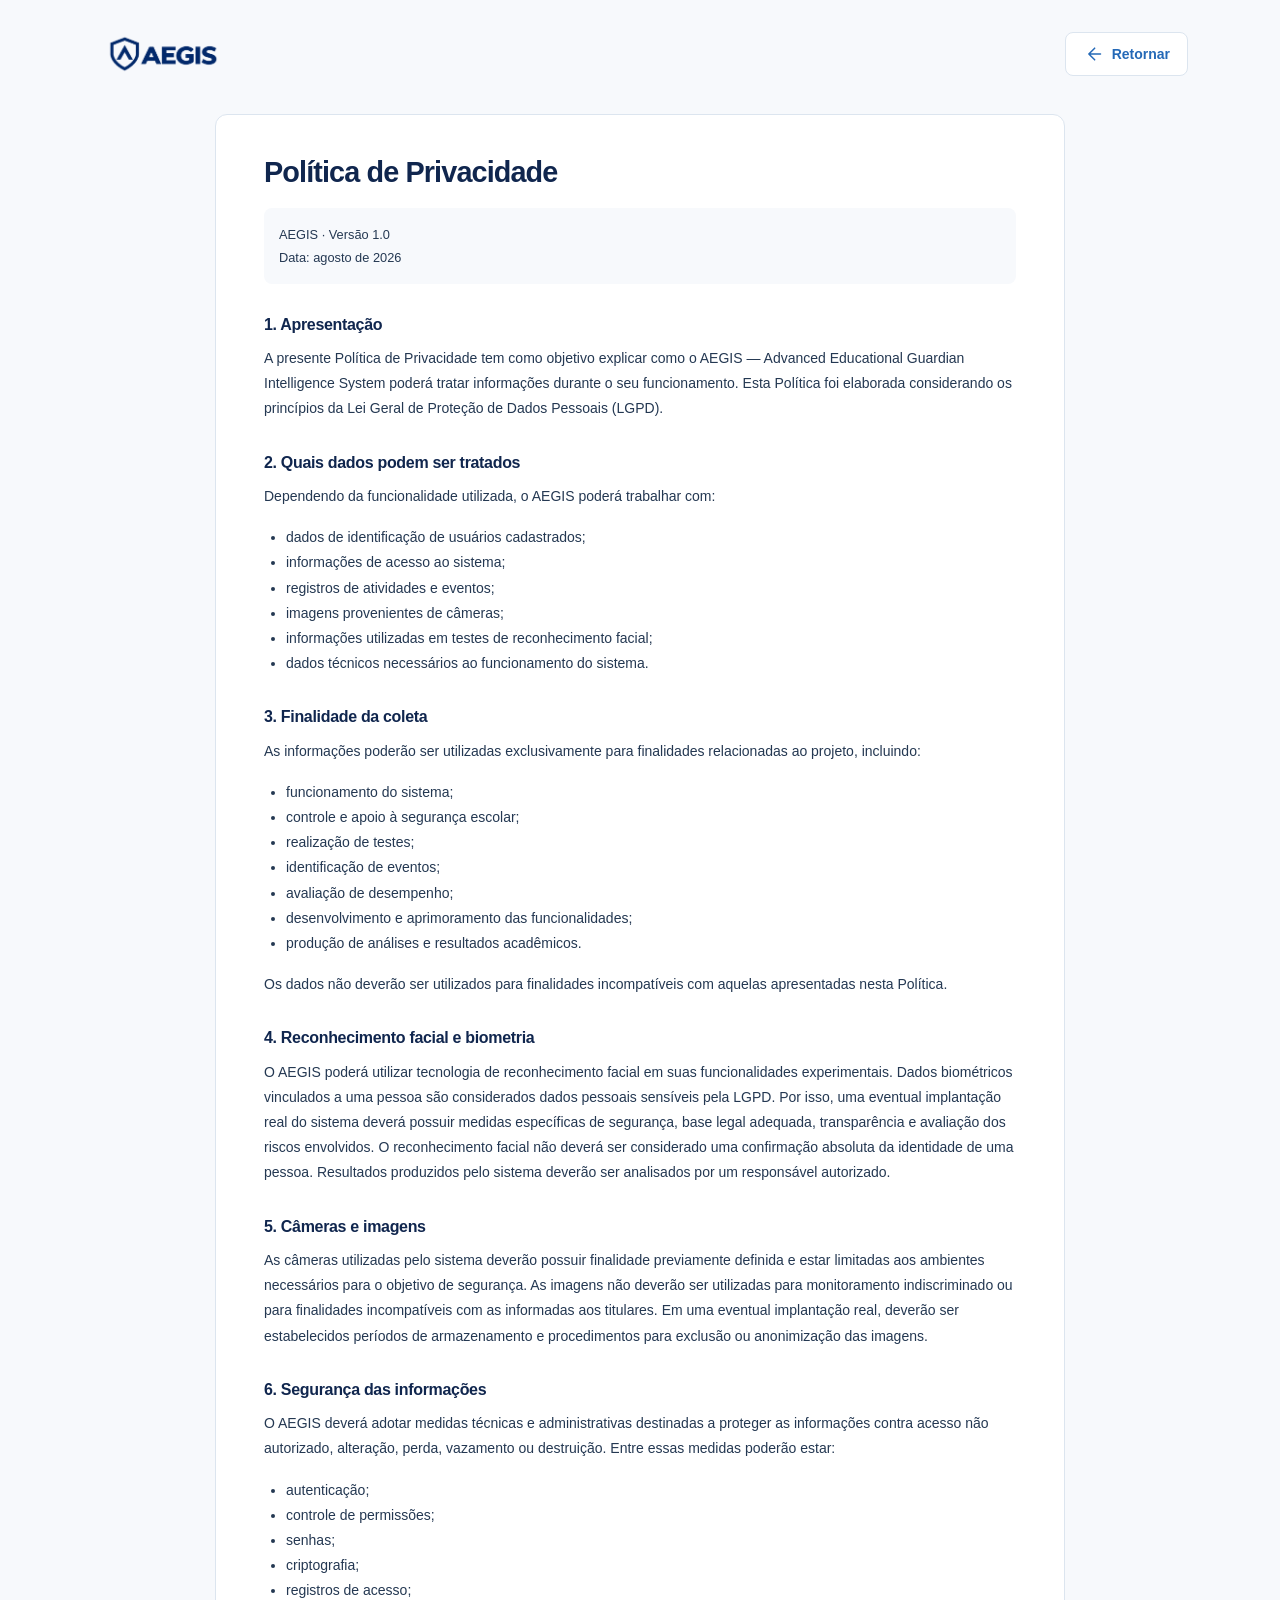
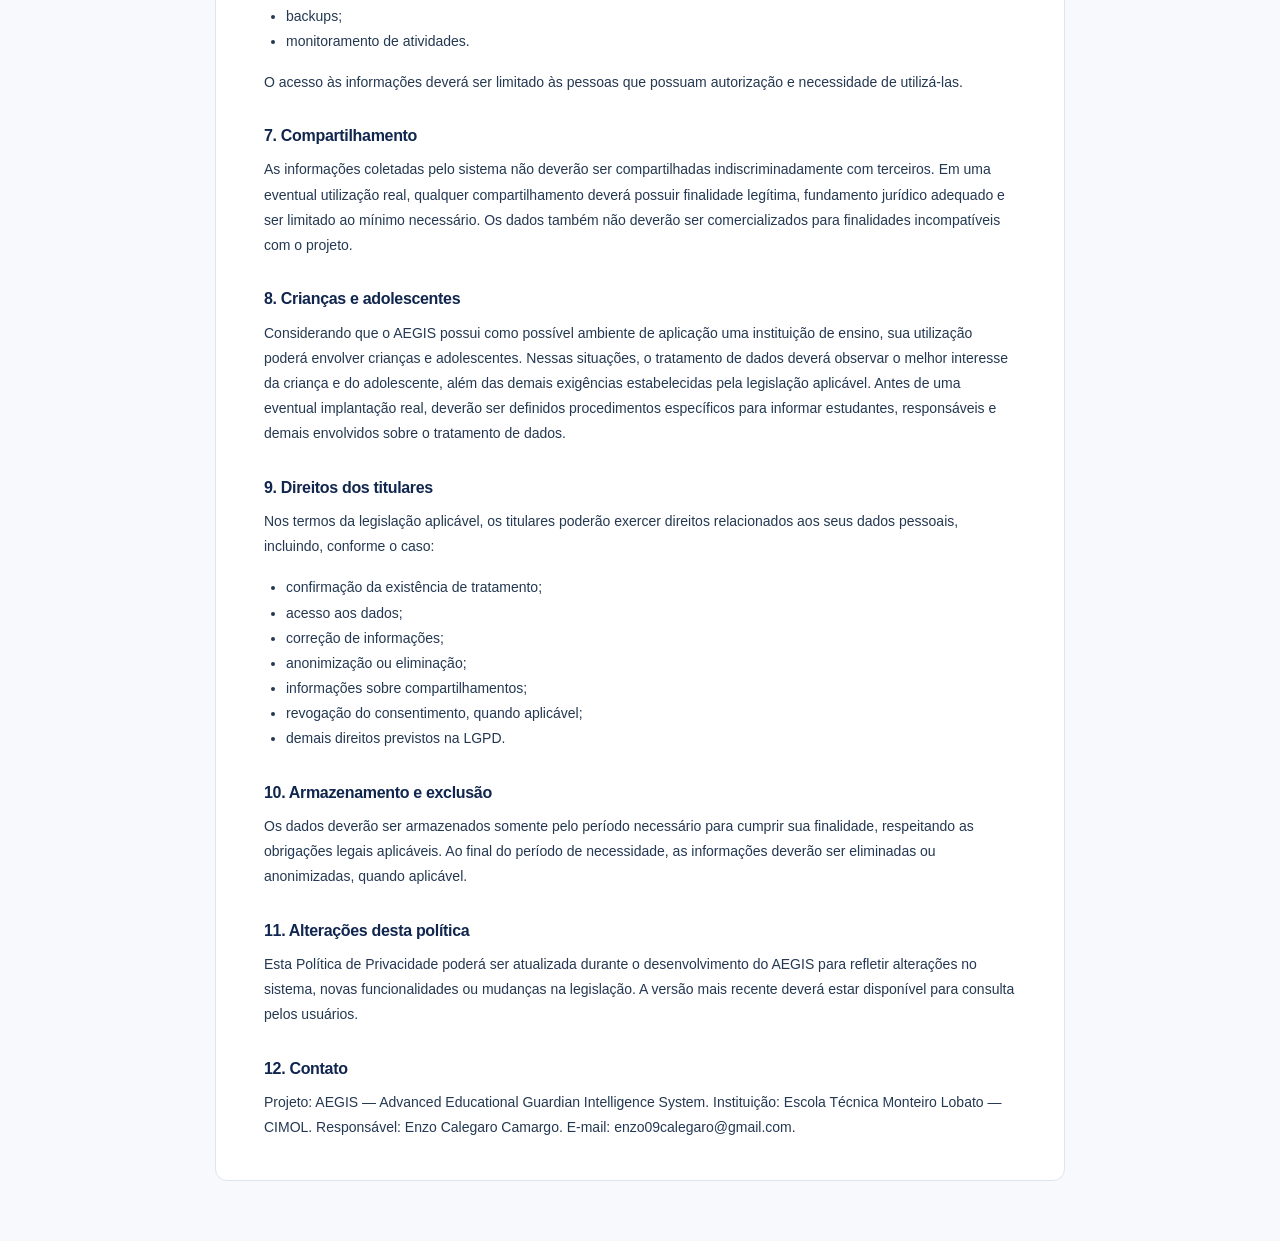
<file: Privacidade.html>
<!doctype html>
<html lang="pt-BR">
<head>
  <meta charset="UTF-8">
  <meta name="viewport" content="width=device-width, initial-scale=1">
  <meta name="theme-color" content="#f7f9fc">
  <meta name="description" content="AEGIS: acompanhamento de identificações, movimentações e registros em ambientes educacionais.">
  <title>Política de Privacidade · AEGIS</title>
  <link id="site-icon" rel="icon" type="image/svg+xml" href="./assets/aegis-mark.svg">
  <link rel="stylesheet" href="./style.css?v=12">
  <script src="./AegisShared.js?v=11" defer></script>
  <script src="./Privacidade.js?v=11" defer></script>
</head>
<body>
  <a class="skip-link" href="#main">Pular para o conteúdo</a>
  <div id="app">
<div class="privacy-page"><header class="public-header"><div class="brand"><span class="brand-mark"><svg class="brand-color-filter" width="0" height="0" aria-hidden="true"><defs><filter id="aegis-logo-navy" color-interpolation-filters="sRGB"><feColorMatrix type="matrix" values="0 0 0 0 0.0235294 0 0 0 0 0.1098039 0 0 0 0 0.3058824 0 0 0 1 0"/></filter></defs></svg><img src="./aegis-logo.png" alt=""></span><div><div class="brand-name">AEGIS</div><div class="brand-sub">Acompanhamento escolar</div></div></div><a class="btn" href="DadosGerais.html"><svg class="icon " width="20" height="20" viewBox="0 0 24 24" fill="none" stroke="currentColor" stroke-linecap="round" stroke-linejoin="round" aria-hidden="true"><path d="m14 5-7 7 7 7m-7-7h14"/></svg>Retornar</a>
      </header><main id="main" class="panel privacy-content" tabindex="-1" aria-labelledby="privacy-title">
          <article>
            <header>
              <h1 id="privacy-title">Política de Privacidade</h1>
              <p class="privacy-meta">AEGIS · Versão 1.0<br>Data: agosto de 2026</p>
            </header><section aria-labelledby="privacy-section-0">
              <h2 id="privacy-section-0">1. Apresentação</h2>
              <p>A presente Política de Privacidade tem como objetivo explicar como o AEGIS — Advanced Educational Guardian Intelligence System poderá tratar informações durante o seu funcionamento. Esta Política foi elaborada considerando os princípios da Lei Geral de Proteção de Dados Pessoais (LGPD).</p></section><section aria-labelledby="privacy-section-1">
              <h2 id="privacy-section-1">2. Quais dados podem ser tratados</h2>
              <p>Dependendo da funcionalidade utilizada, o AEGIS poderá trabalhar com:</p><ul><li>dados de identificação de usuários cadastrados;</li><li>informações de acesso ao sistema;</li><li>registros de atividades e eventos;</li><li>imagens provenientes de câmeras;</li><li>informações utilizadas em testes de reconhecimento facial;</li><li>dados técnicos necessários ao funcionamento do sistema.</li></ul></section><section aria-labelledby="privacy-section-2">
              <h2 id="privacy-section-2">3. Finalidade da coleta</h2>
              <p>As informações poderão ser utilizadas exclusivamente para finalidades relacionadas ao projeto, incluindo:</p><ul><li>funcionamento do sistema;</li><li>controle e apoio à segurança escolar;</li><li>realização de testes;</li><li>identificação de eventos;</li><li>avaliação de desempenho;</li><li>desenvolvimento e aprimoramento das funcionalidades;</li><li>produção de análises e resultados acadêmicos.</li></ul><p>Os dados não deverão ser utilizados para finalidades incompatíveis com aquelas apresentadas nesta Política.</p></section><section aria-labelledby="privacy-section-3">
              <h2 id="privacy-section-3">4. Reconhecimento facial e biometria</h2>
              <p>O AEGIS poderá utilizar tecnologia de reconhecimento facial em suas funcionalidades experimentais. Dados biométricos vinculados a uma pessoa são considerados dados pessoais sensíveis pela LGPD. Por isso, uma eventual implantação real do sistema deverá possuir medidas específicas de segurança, base legal adequada, transparência e avaliação dos riscos envolvidos. O reconhecimento facial não deverá ser considerado uma confirmação absoluta da identidade de uma pessoa. Resultados produzidos pelo sistema deverão ser analisados por um responsável autorizado.</p></section><section aria-labelledby="privacy-section-4">
              <h2 id="privacy-section-4">5. Câmeras e imagens</h2>
              <p>As câmeras utilizadas pelo sistema deverão possuir finalidade previamente definida e estar limitadas aos ambientes necessários para o objetivo de segurança. As imagens não deverão ser utilizadas para monitoramento indiscriminado ou para finalidades incompatíveis com as informadas aos titulares. Em uma eventual implantação real, deverão ser estabelecidos períodos de armazenamento e procedimentos para exclusão ou anonimização das imagens.</p></section><section aria-labelledby="privacy-section-5">
              <h2 id="privacy-section-5">6. Segurança das informações</h2>
              <p>O AEGIS deverá adotar medidas técnicas e administrativas destinadas a proteger as informações contra acesso não autorizado, alteração, perda, vazamento ou destruição. Entre essas medidas poderão estar:</p><ul><li>autenticação;</li><li>controle de permissões;</li><li>senhas;</li><li>criptografia;</li><li>registros de acesso;</li><li>backups;</li><li>monitoramento de atividades.</li></ul><p>O acesso às informações deverá ser limitado às pessoas que possuam autorização e necessidade de utilizá-las.</p></section><section aria-labelledby="privacy-section-6">
              <h2 id="privacy-section-6">7. Compartilhamento</h2>
              <p>As informações coletadas pelo sistema não deverão ser compartilhadas indiscriminadamente com terceiros. Em uma eventual utilização real, qualquer compartilhamento deverá possuir finalidade legítima, fundamento jurídico adequado e ser limitado ao mínimo necessário. Os dados também não deverão ser comercializados para finalidades incompatíveis com o projeto.</p></section><section aria-labelledby="privacy-section-7">
              <h2 id="privacy-section-7">8. Crianças e adolescentes</h2>
              <p>Considerando que o AEGIS possui como possível ambiente de aplicação uma instituição de ensino, sua utilização poderá envolver crianças e adolescentes. Nessas situações, o tratamento de dados deverá observar o melhor interesse da criança e do adolescente, além das demais exigências estabelecidas pela legislação aplicável. Antes de uma eventual implantação real, deverão ser definidos procedimentos específicos para informar estudantes, responsáveis e demais envolvidos sobre o tratamento de dados.</p></section><section aria-labelledby="privacy-section-8">
              <h2 id="privacy-section-8">9. Direitos dos titulares</h2>
              <p>Nos termos da legislação aplicável, os titulares poderão exercer direitos relacionados aos seus dados pessoais, incluindo, conforme o caso:</p><ul><li>confirmação da existência de tratamento;</li><li>acesso aos dados;</li><li>correção de informações;</li><li>anonimização ou eliminação;</li><li>informações sobre compartilhamentos;</li><li>revogação do consentimento, quando aplicável;</li><li>demais direitos previstos na LGPD.</li></ul></section><section aria-labelledby="privacy-section-9">
              <h2 id="privacy-section-9">10. Armazenamento e exclusão</h2>
              <p>Os dados deverão ser armazenados somente pelo período necessário para cumprir sua finalidade, respeitando as obrigações legais aplicáveis. Ao final do período de necessidade, as informações deverão ser eliminadas ou anonimizadas, quando aplicável.</p></section><section aria-labelledby="privacy-section-10">
              <h2 id="privacy-section-10">11. Alterações desta política</h2>
              <p>Esta Política de Privacidade poderá ser atualizada durante o desenvolvimento do AEGIS para refletir alterações no sistema, novas funcionalidades ou mudanças na legislação. A versão mais recente deverá estar disponível para consulta pelos usuários.</p></section><section aria-labelledby="privacy-section-11">
              <h2 id="privacy-section-11">12. Contato</h2>
              <p>Projeto: AEGIS — Advanced Educational Guardian Intelligence System. Instituição: Escola Técnica Monteiro Lobato — CIMOL. Responsável: Enzo Calegaro Camargo. E-mail: enzo09calegaro@gmail.com.</p></section></article>
        </main>
      </div>
  </div>
  <dialog id="modal" aria-labelledby="modal-title"><h2 id="modal-title" class="visually-hidden">Janela do AEGIS</h2></dialog>
  <div id="toasts" class="toasts" aria-live="polite" aria-atomic="false"></div>
  <noscript><p>Ative o JavaScript para usar os formulários e os dados salvos do AEGIS.</p></noscript>
</body>
</html>
</file>
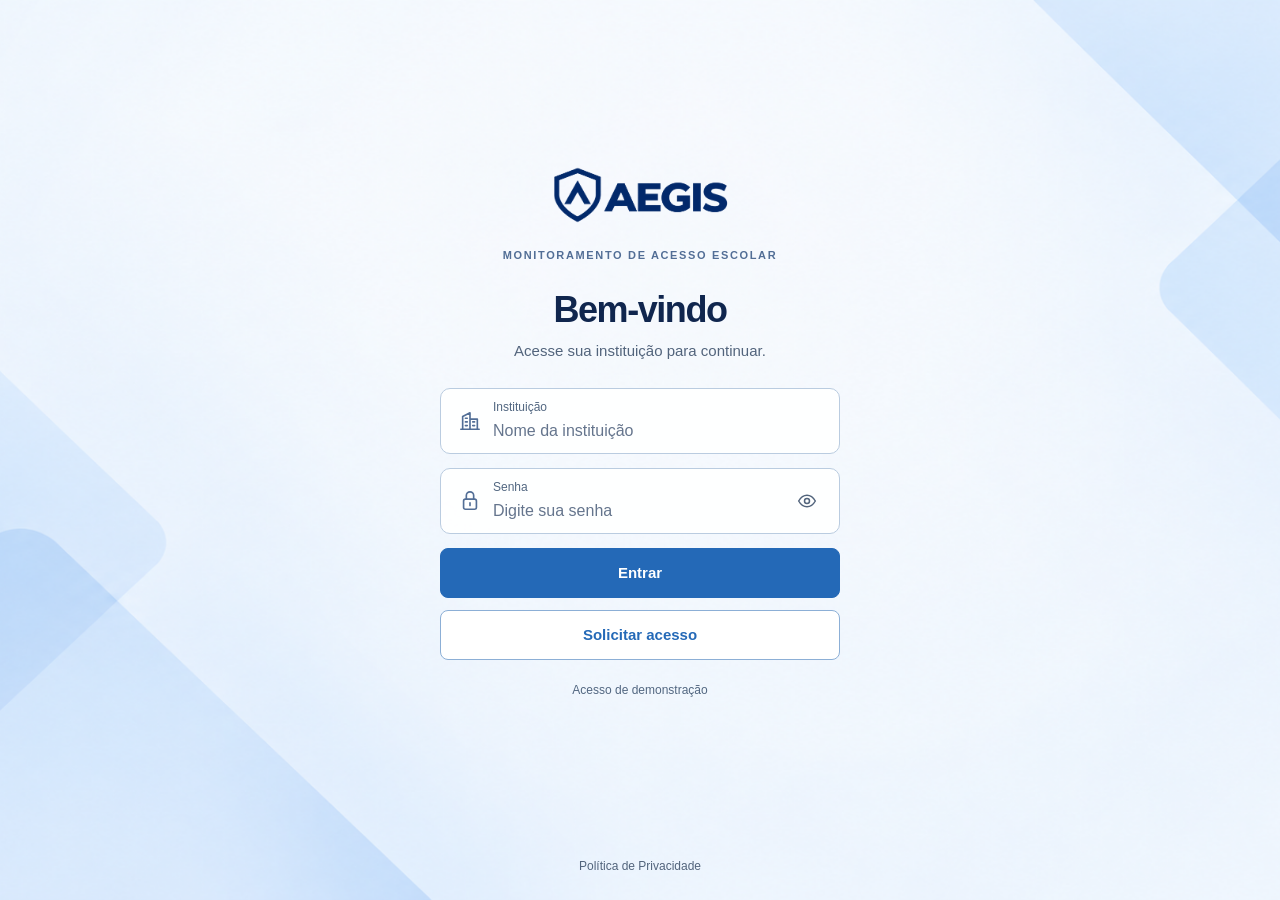
<file: Relatorio.html>
<!doctype html>
<html lang="pt-BR">
<head>
  <meta charset="UTF-8">
  <meta name="viewport" content="width=device-width, initial-scale=1">
  <meta name="theme-color" content="#f7f9fc">
  <meta name="description" content="AEGIS: acompanhamento de identificações, movimentações e registros em ambientes educacionais.">
  <title>Relatório geral · AEGIS</title>
  <link id="site-icon" rel="icon" type="image/svg+xml" href="./assets/aegis-mark.svg">
  <link rel="stylesheet" href="./style.css?v=12">
  <script src="./AegisShared.js?v=11" defer></script>
  <script src="./Relatorio.js?v=11" defer></script>
</head>
<body>
  <a class="skip-link" href="#main">Pular para o conteúdo</a>

  <div id="app"><main class="app-loading" id="main" tabindex="-1" aria-labelledby="loading-title"><h1 id="loading-title">Relatório geral</h1><p role="status">Carregando a plataforma…</p></main></div>

  <dialog id="modal" aria-labelledby="modal-title"><h2 id="modal-title" class="visually-hidden">Janela do AEGIS</h2></dialog>
  <div id="toasts" class="toasts" aria-live="polite" aria-atomic="false"></div>
  <noscript><p>Ative o JavaScript para usar os formulários e os dados salvos do AEGIS.</p></noscript>
</body>
</html>
</file>
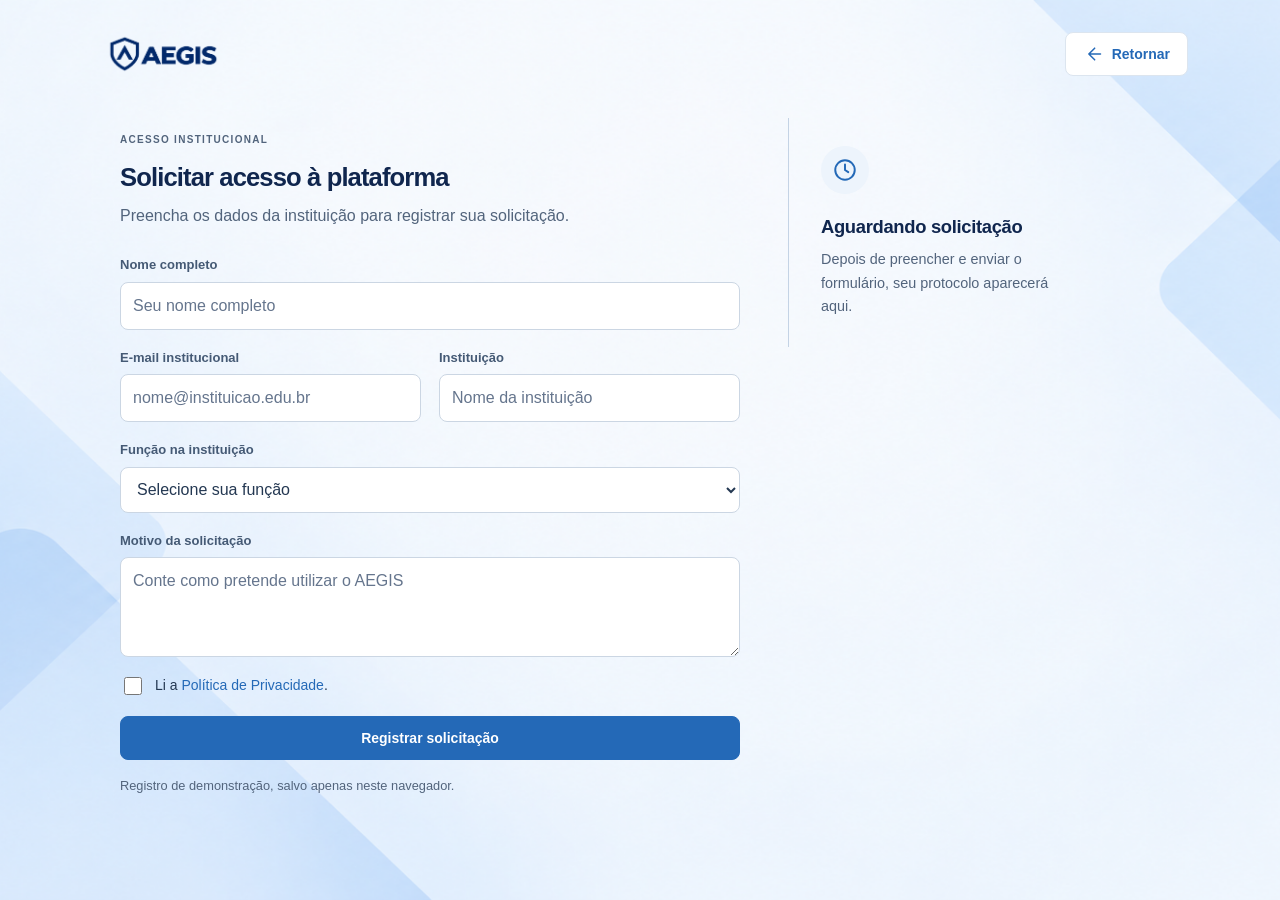
<file: SolicitarAcesso.html>
<!doctype html>
<html lang="pt-BR">
<head>
  <meta charset="UTF-8">
  <meta name="viewport" content="width=device-width, initial-scale=1">
  <meta name="theme-color" content="#f7f9fc">
  <meta name="description" content="AEGIS: acompanhamento de identificações, movimentações e registros em ambientes educacionais.">
  <title>Solicitar acesso · AEGIS</title>
  <link id="site-icon" rel="icon" type="image/svg+xml" href="./assets/aegis-mark.svg">
  <link rel="stylesheet" href="./style.css?v=12">
  <script src="./AegisShared.js?v=11" defer></script>
  <script src="./SolicitarAcesso.js?v=11" defer></script>
</head>
<body class="access-page">
  <a class="skip-link" href="#main">Pular para o conteúdo</a>
  <div id="app"><main class="app-loading" id="main" tabindex="-1" aria-labelledby="loading-title"><h1 id="loading-title">Solicitar acesso</h1><p role="status">Carregando a plataforma…</p></main></div>

  <dialog id="modal" aria-labelledby="modal-title"><h2 id="modal-title" class="visually-hidden">Janela do AEGIS</h2></dialog>
  <div id="toasts" class="toasts" aria-live="polite" aria-atomic="false"></div>
  <noscript><p>Ative o JavaScript para usar os formulários e os dados salvos do AEGIS.</p></noscript>
</body>
</html>
</file>
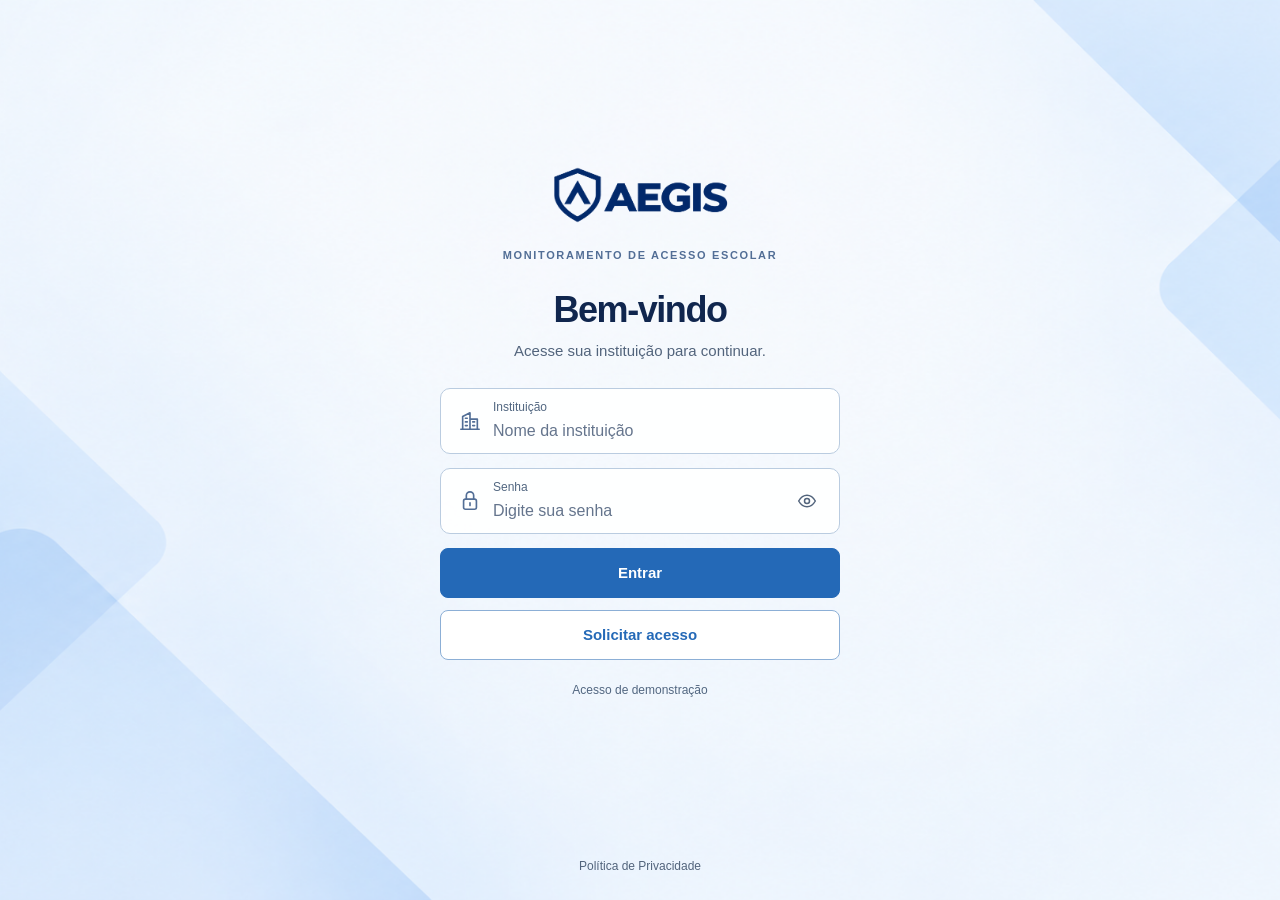
<file: Suporte.html>
<!doctype html>
<html lang="pt-BR">
<head>
  <meta charset="UTF-8">
  <meta name="viewport" content="width=device-width, initial-scale=1">
  <meta name="theme-color" content="#f7f9fc">
  <meta name="description" content="AEGIS: acompanhamento de identificações, movimentações e registros em ambientes educacionais.">
  <title>Ajuda e suporte · AEGIS</title>
  <link id="site-icon" rel="icon" type="image/svg+xml" href="./assets/aegis-mark.svg">
  <link rel="stylesheet" href="./style.css?v=12">
  <script src="./AegisShared.js?v=11" defer></script>
  <script src="./Suporte.js?v=11" defer></script>
</head>
<body>
  <a class="skip-link" href="#main">Pular para o conteúdo</a>
  <div id="app"><main class="app-loading" id="main" tabindex="-1" aria-labelledby="loading-title"><h1 id="loading-title">Ajuda e suporte</h1><p role="status">Carregando a plataforma…</p></main></div>

  <dialog id="modal" aria-labelledby="modal-title"><h2 id="modal-title" class="visually-hidden">Janela do AEGIS</h2></dialog>
  <div id="toasts" class="toasts" aria-live="polite" aria-atomic="false"></div>
  <noscript><p>Ative o JavaScript para usar os formulários e os dados salvos do AEGIS.</p></noscript>
</body>
</html>
</file>
<file: style.css>
* {
  box-sizing: border-box;
}
.app-loading {
  min-height: 100dvh;
  display: flex;
  flex-direction: column;
  align-items: center;
  justify-content: center;
  gap: 16px;
  padding: 24px;
  text-align: center;
}
button,input,textarea,select {
  font: inherit;
}
button,a,input,textarea,select {
  -webkit-tap-highlight-color: transparent;
}
button:disabled {
  cursor: not-allowed;
  opacity: .58;
}
a {
  color: var(--action);
  text-decoration: none;
}
a:hover {
  text-decoration: underline;
}
button,input,select,textarea,a {
  outline-offset: 4px;
}
button:focus-visible,a:focus-visible,input:focus-visible,textarea:focus-visible,select:focus-visible {
  outline: 3px solid #3882ff;
}
button {
  cursor: pointer;
  color: inherit;
}
h1,h2,h3,p {
  margin: 0;
}
h1 {
  font-size: 1.8rem;
  letter-spacing: -.055rem;
  line-height: 1.2;
}
h2 {
  font-size: 1.15rem;
  letter-spacing: -.02rem;
  line-height: 1.4;
}
h3 {
  font-size: 1rem;
  line-height: 1.4;
}
p {
  line-height: 1.65;
}
small {
  font-size: .8rem;
}
.muted {
  color: var(--muted);
}
.eyebrow {
  text-transform: uppercase;
  font-size: .75rem;
  font-weight: 700;
  letter-spacing: .12em;
}
.icon {
  display: inline-block;
  flex-shrink: 0;
  width: 20px;
  height: 20px;
  vertical-align: middle;
  stroke-width: 1.8;
}
.icon-lg {
  width: 26px;
  height: 26px;
}
.skip-link {
  position: fixed;
  top: -80px;
  left: 20px;
  background: #fff;
  padding: 12px;
  z-index: 1000;
}
.skip-link:focus {
  top: 12px;
}
.btn:hover {
  background: #f0f4fa;
  text-decoration: none;
}
.btn.primary {
  background: var(--action);
  border-color: var(--action);
  color: #fff;
}
.btn.primary:hover {
  background: var(--navy);
  border-color: var(--navy);
}
.btn.navy {
  background: var(--navy);
  border-color: var(--navy);
  color: #fff;
}
.btn.danger {
  background: var(--red);
  color: #fff;
  border-color: var(--red);
}
.btn.full {
  width: 100%;
}
.btn.ghost {
  background: transparent;
  border-color: transparent;
}
.icon-button:hover {
  background: var(--blue-soft);
  color: var(--blue);
}
.icon-button.danger:hover {
  color: var(--red);
  background: var(--red-soft);
}
.field {
  display: grid;
  gap: 7px;
  min-width: 0;
}
.field>label,.field>span {
  font-size: .875rem;
  font-weight: 600;
}
.input:hover {
  border-color: #8194af;
}
textarea {
  resize: none;
}
textarea.input {
  resize: none;
  min-height: 100px;
  line-height: 1.5;
}
input[type=date] {
  min-height: 42px;
}
input[type=checkbox] {
  width: 18px;
  height: 18px;
  accent-color: var(--blue);
}
select.input {
  padding-right: 28px;
}
.form-grid {
  display: grid;
  grid-template-columns: 1fr 1fr;
  gap: 18px;
}
.span-2 {
  grid-column: 1/-1;
}
.form-error {
  color: var(--red);
  font-size: .875rem;
  line-height: 1.5;
  margin-top: 4px;
  min-height: 0;
}
.form-error:empty {
  display: none;
}
.form-note {
  font-size: .8rem;
  color: var(--muted);
  line-height: 1.5;
}
.check-row {
  display: flex;
  align-items: flex-start;
  gap: 10px;
  font-size: .875rem;
  line-height: 1.5;
}
.check-row input {
  flex-shrink: 0;
  margin-top: 2px;
}
.search-input {
  position: relative;
  min-width: 0;
}
.search-input>.icon {
  position: absolute;
  left: 13px;
  top: 50%;
  transform: translateY(-50%);
  color: #697c97;
  pointer-events: none;
}
.search-input .input {
  padding-left: 41px;
}
.search-input input[type=search]::-webkit-search-cancel-button {
  cursor: pointer;
}
.badge.blue {
  background: var(--blue-soft);
  color: #245ab0;
}
.status-dot {
  width: 7px;
  height: 7px;
  border-radius: 50%;
  background: currentColor;
  display: inline-block;
  flex-shrink: 0;
}
.brand-mark {
  display: grid;
  place-items: center;
  width: 43px;
  height: 43px;
  background: transparent;
  border: 0;
}
.brand-mark img {
  width: 32px;
  height: auto;
}
.brand-color-filter {
  position: absolute;
  width: 0;
  height: 0;
  overflow: hidden;
  pointer-events: none;
}
.brand-mark img,
.auth-logo {
  filter: url("#aegis-logo-navy");
}
.brand-name {
  font-size: 1.65rem;
  font-weight: 750;
  letter-spacing: .02em;
  line-height: 1.1;
}
.brand-sub {
  font-size: .75rem;
  line-height: 1.4;
  margin-top: 4px;
  opacity: .8;
}
.password-input {
  position: relative;
}
.password-input .input {
  padding-right: 45px;
}
.password-input .icon-button {
  position: absolute;
  right: 3px;
  top: 3px;
}
.back-link {
  display: inline-flex;
  align-items: center;
  gap: 8px;
  font-size: .875rem;
  font-weight: 600;
  margin-bottom: 25px;
}
.request-card h1 {
  font-size: 1.6rem;
  margin-bottom: 10px;
}
.request-card>p {
  margin-bottom: 26px;
}
.request-status:focus-visible {
  outline: 3px solid var(--action);
  outline-offset: 4px;
}
.request-card > .form-note {
  margin-top: 16px;
  margin-bottom: 0;
}
.status-illustration {
  width: 48px;
  height: 48px;
  display: grid;
  place-items: center;
  background: var(--blue-soft);
  border-radius: 50%;
  color: var(--action);
  margin-bottom: 20px;
}
.status-illustration.success {
  background: var(--green-soft);
  color: var(--green);
}
.status-illustration .icon {
  width: 26px;
  height: 26px;
}
.request-status h2 {
  margin-bottom: 8px;
}
.request-status p {
  font-size: .9rem;
  color: var(--muted);
}
.protocol {
  min-width: 0;
  padding: 16px;
  background: var(--blue-soft);
  border: 1px solid #c3d5f2;
  border-radius: 6px;
  margin: 20px 0;
}
.protocol dt {
  font-size: .6875rem;
  line-height: 1.5;
  color: var(--muted);
}
.protocol dd {
  min-width: 0;
  margin: 6px 0 0;
}
.protocol code {
  display: block;
  overflow-wrap: anywhere;
  color: var(--navy);
  font-family: "Cascadia Mono",Consolas,monospace;
  font-size: .9375rem;
  font-weight: 600;
  letter-spacing: .02em;
  line-height: 1.6;
}
@media (max-width: 960px) {
  .request-layout {
    grid-template-columns: minmax(0, 1fr);
    gap: 24px;
  }
  .request-status[data-status="registered"] {
    grid-row: 1;
  }
}
.privacy-page {
  max-width: 850px;
  margin: 0 auto;
  padding: 32px 20px 70px;
}
.privacy-content h1 {
  margin-bottom: 18px;
}
.privacy-content p,.privacy-content li {
  font-size: .95rem;
  line-height: 1.75;
}
.privacy-content ul {
  padding-left: 22px;
}
.privacy-meta {
  padding: 15px;
  background: var(--bg);
  border-radius: 8px;
  font-size: .8rem!important;
}
.toolbar .grow {
  margin-left: auto;
}
.toolbar .date-input {
  width: 165px;
  font-size: .85rem;
}
.segmented {
  display: inline-flex;
  padding: 3px;
  background: #e7edf6;
  border-radius: 6px;
  gap: 3px;
  flex-shrink: 0;
}
.segmented button {
  padding: 9px 13px;
  background: transparent;
  border: 0;
  border-radius: 4px;
  font-size: .8rem;
  color: var(--muted);
  font-weight: 600;
  min-height: 44px;
}
.segmented button.active {
  background: #fff;
  color: var(--action);
  box-shadow: none;
}
.panel {
  background: #fff;
  border: 1px solid var(--line);
  border-radius: var(--radius);
  box-shadow: var(--shadow);
  min-width: 0;
}
.panel-header a,.panel-header button.link {
  font-size: .8rem;
  font-weight: 600;
}
.camera-grid {
  display: grid;
  grid-template-columns: repeat(4,minmax(0,1fr));
  gap: 16px;
}
.camera-card {
  overflow: hidden;
  transition: border-color .15s;
}
.camera-card:hover {
  border-color: var(--action);
}
.camera-visual {
  height: 130px;
  position: relative;
  background: #dce4ec;
  overflow: hidden;
}
.camera-visual img {
  width: 100%;
  height: 100%;
  object-fit: cover;
  image-rendering: auto;
}
.camera-overlay {
  position: absolute;
  top: 11px;
  left: 11px;
  display: flex;
  align-items: center;
  gap: 6px;
  font-size: .75rem;
  font-weight: 700;
  background: var(--blue-soft);
  color: var(--navy);
  border-radius: 4px;
  padding: 5px 7px;
  letter-spacing: .06em;
}
.camera-code {
  position: absolute;
  bottom: 10px;
  right: 10px;
  color: var(--muted);
  background: var(--surface);
  padding: 4px 7px;
  border-radius: 4px;
  font-size: .75rem;
  font-family: monospace;
}
.camera-body {
  padding: 16px;
}
.camera-top {
  display: flex;
  align-items: center;
  justify-content: space-between;
  gap: 6px;
  margin-bottom: 10px;
}
.camera-top h2 {
  font-size: .8125rem;
  color: var(--navy);
  font-weight: 600;
}
.camera-body .student-name {
  font-size: 1rem;
  font-weight: 600;
  display: block;
  margin-bottom: 5px;
}
.camera-bottom {
  display: flex;
  align-items: center;
  gap: 6px;
  color: var(--muted);
  font-size: .75rem;
  margin-top: 14px;
}
.camera-bottom .icon {
  width: 14px;
  height: 14px;
}
.camera-body .badge {
  font-size: .75rem;
}
.dashboard-bottom {
  display: grid;
  grid-template-columns: minmax(0,1.25fr) minmax(0,.75fr);
  gap: 20px;
  margin-top: 22px;
}
.activity-row:first-child {
  border-top: 0;
  padding-top: 0;
}
.activity-icon.warning {
  background: var(--amber-soft);
  color: var(--amber);
}
.activity-icon.danger {
  background: var(--red-soft);
  color: var(--red);
}
.activity-text p {
  font-size: .8rem;
  color: var(--muted);
  margin-top: 3px;
}
.activity-row time {
  color: var(--muted);
  font-size: .75rem;
  flex-shrink: 0;
  padding-top: 3px;
}
.quick-actions {
  display: grid;
  gap: 0;
}
.quick-action {
  display: flex;
  align-items: center;
  gap: 13px;
  border: 0;
  border-top: 1px solid var(--line);
  padding: 15px 4px;
  border-radius: 0;
  color: var(--ink);
  background: #fff;
}
.quick-action:first-child {
  border-top: 0;
}
.quick-action::after {
  content: "›";
  margin-left: auto;
  color: var(--action);
  font-size: 1.5rem;
  line-height: 1;
}
.quick-action:hover {
  border-color: #99b5df;
  background: var(--blue-soft);
  text-decoration: none;
}
.quick-action>.icon {
  color: var(--action);
  width: 23px;
  height: 23px;
}
.quick-action strong {
  display: block;
  font-size: .875rem;
  margin-bottom: 3px;
}
.quick-action small {
  color: var(--muted);
  font-size: .75rem;
}
.quick-action .icon-end {
  margin-left: auto;
  color: #6781a5;
  width: 16px;
  height: 16px;
}
.section-caption {
  font-size: .75rem;
  color: var(--muted);
  margin-top: 15px;
  display: flex;
  align-items: center;
  gap: 6px;
  line-height: 1.5;
}
.movement-grid {
  display: grid;
  grid-template-columns: repeat(2,minmax(0,1fr));
  gap: 18px;
}
.movement-info {
  flex: 1;
  min-width: 0;
}
.movement-info .badge {
  margin: 6px 0 10px;
}
.movement-info h2 {
  font-size: 1rem;
}
.movement-meta {
  display: flex;
  flex-wrap: wrap;
  gap: 8px;
  font-size: .75rem;
  color: var(--muted);
  margin-bottom: 14px;
}
.movement-times span {
  font-size: .75rem;
  color: var(--muted);
  display: block;
  margin-bottom: 4px;
}
.movement-times strong {
  font-size: .875rem;
}
.movement-times .icon {
  width: 14px;
  height: 14px;
  margin-right: 5px;
  color: var(--blue);
}
.note-area {
  display: grid;
  gap: 5px;
}
.note-area label {
  font-size: .75rem;
  color: var(--muted);
}
.note-area textarea {
  resize: none;
  min-height: 68px;
  font-size: .8rem;
  padding: 8px;
}
.note-actions {
  display: flex;
  justify-content: space-between;
  align-items: center;
  gap: 8px;
  margin-top: 7px;
}
.note-actions span {
  color: var(--green);
  font-size: .75rem;
}
.alphabet-filter {
  display: flex;
  align-items: center;
  gap: 7px;
  flex-wrap: wrap;
  margin-bottom: 20px;
}
.alphabet-filter span {
  font-size: .8rem;
  color: var(--muted);
  margin-right: 7px;
}
.alphabet-filter button {
  min-width: 44px;
  height: 44px;
  border: 1px solid var(--line);
  background: #fff;
  border-radius: 7px;
  font-size: .8rem;
}
.alphabet-filter button.active {
  background: var(--blue-soft);
  border-color: #7fa7e8;
  color: var(--action);
  font-weight: 600;
}
.stat-row {
  display: flex;
  align-items: center;
  justify-content: space-between;
  gap: 8px;
}
.chart {
  width: 100%;
  height: auto;
  display: block;
  overflow: visible;
}
.chart-grid {
  stroke: #e1e8f2;
  stroke-width: 1;
}
.chart-text {
  font-size: 12px;
  fill: #60718b;
  font-family: inherit;
}
.chart-line {
  fill: none;
  stroke: var(--violet);
  stroke-width: 3;
  stroke-linecap: round;
  stroke-linejoin: round;
}
.chart-point {
  fill: #fff;
  stroke: var(--violet);
  stroke-width: 2;
}
.chart-legend {
  display: flex;
  align-items: center;
  gap: 7px;
  font-size: .75rem;
  color: var(--muted);
  margin-top: 10px;
}
.system-list {
  display: grid;
  gap: 19px;
}
.system-row {
  display: flex;
  align-items: center;
  justify-content: space-between;
  gap: 15px;
  font-size: .85rem;
}
.system-row>span:first-child {
  display: flex;
  align-items: center;
  gap: 10px;
}
.system-row .icon {
  color: var(--muted);
  width: 19px;
}
.system-meta {
  padding-top: 18px;
  margin-top: 24px;
  border-top: 1px solid var(--line);
  font-size: .75rem;
  line-height: 1.7;
  color: var(--muted);
}
.table-panel {
  overflow: hidden;
  margin-top: 22px;
}
.table-panel .panel-header {
  padding: 21px 22px 0;
}
td {
  padding: 17px 18px;
  border-bottom: 1px solid #e2e8f0;
}
tbody tr:last-child td {
  border-bottom: 0;
}
tbody tr:hover {
  background: #f7faff;
}
td .badge {
  font-size: .75rem;
}
.table-student {
  display: flex;
  align-items: center;
  gap: 11px;
}
.table-student img.avatar {
  object-fit: cover;
}
.table-student strong {
  font-size: .85rem;
  font-weight: 600;
}
.table-student small {
  display: block;
  font-size: .75rem;
  color: var(--muted);
  margin-top: 2px;
}
.table-actions {
  display: flex;
  gap: 3px;
}
.table-actions .icon {
  width: 17px;
  height: 17px;
}
.empty-state {
  padding: 55px 25px;
  text-align: center;
}
.empty-icon {
  width: 65px;
  height: 65px;
  margin: 0 auto 20px;
  display: grid;
  place-items: center;
  background: var(--blue-soft);
  color: #5b7daf;
  border-radius: 18px;
}
.empty-icon .icon {
  width: 30px;
  height: 30px;
}
.empty-state h2 {
  margin-bottom: 9px;
}
.empty-state p {
  color: var(--muted);
  font-size: .875rem;
  max-width: 450px;
  margin: auto;
}
.empty-state .btn {
  margin-top: 20px;
}
.prb-gate {
  max-width: 600px;
  margin: 12px auto;
  padding: 35px;
  text-align: center;
}
.prb-gate .gate-icon {
  width: 74px;
  height: 74px;
  background: var(--blue-soft);
  color: var(--blue);
  border-radius: 20px;
  display: grid;
  place-items: center;
  margin: 0 auto 20px;
}
.prb-gate .gate-icon .icon {
  width: 37px;
  height: 37px;
}
.prb-gate h2 {
  font-size: 1.35rem;
  margin-bottom: 12px;
}
.prb-gate p {
  font-size: .875rem;
  color: var(--muted);
}
.prb-gate .field {
  margin: 25px auto 18px;
  max-width: 285px;
  text-align: left;
}
.prb-code {
  font-size: 1.5rem;
  letter-spacing: .6em;
  text-align: center;
  padding-left: 24px;
}
.info-box {
  display: flex;
  align-items: flex-start;
  gap: 12px;
  border: 1px solid #c5d7f1;
  background: var(--blue-soft);
  border-radius: 10px;
  padding: 15px;
  color: #385576;
  font-size: .8rem;
  line-height: 1.6;
  margin: 20px 0;
}
.info-box .icon {
  margin-top: 2px;
}
.info-box.warning {
  background: var(--amber-soft);
  border-color: #e9d3a9;
  color: #885816;
}
.setting-row {
  display: flex;
  align-items: center;
  justify-content: space-between;
  gap: 16px;
}
.setting-row p {
  font-size: .8rem;
  color: var(--muted);
  margin-top: 5px;
}
.switch {
  display: inline-flex;
  align-items: center;
  gap: 9px;
  cursor: pointer;
  flex-shrink: 0;
}
.switch input {
  appearance: none;
  width: 40px;
  height: 23px;
  border-radius: 20px;
  border: 1px solid #9cabbe;
  background: #b5c1d1;
  margin: 0;
  position: relative;
  cursor: pointer;
  transition: background .2s;
}
.switch input:after {
  content: "";
  position: absolute;
  top: 3px;
  left: 3px;
  width: 15px;
  height: 15px;
  background: #fff;
  border-radius: 50%;
  transition: transform .2s;
}
.switch input:checked {
  background: var(--blue);
  border-color: var(--blue);
}
.switch input:checked:after {
  transform: translateX(17px);
}
.range-row {
  display: flex;
  gap: 14px;
  align-items: center;
  margin: 10px 0;
}
.range-row input {
  width: 100%;
  accent-color: var(--blue);
}
.range-row output {
  font-size: .875rem;
  min-width: 40px;
  font-weight: 600;
}
.settings-form {
  display: grid;
  gap: 17px;
}
.settings-card .panel-header {
  margin-bottom: 23px;
}
.settings-card td,.settings-card th {
  padding: 13px 18px;
  font-size: .75rem;
}
.settings-actions {
  display: flex;
  align-items: center;
  gap: 14px;
  margin-top: 25px;
}
.help-form {
  display: grid;
  gap: 19px;
}
.faq-list {
  display: grid;
  gap: 0;
}
.faq-list details {
  border-bottom: 1px solid var(--line);
  padding: 16px 0;
}
.faq-list details:first-child {
  padding-top: 0;
}
.faq-list details:last-child {
  border-bottom: 0;
  padding-bottom: 0;
}
.faq-list summary {
  min-height: 44px;
  font-size: .875rem;
  font-weight: 600;
  cursor: pointer;
  display: flex;
  align-items: flex-start;
  justify-content: space-between;
  gap: 13px;
  list-style: none;
  line-height: 1.5;
}
.faq-list summary::-webkit-details-marker {
  display: none;
}
.faq-list summary .icon {
  width: 17px;
  height: 17px;
  flex-shrink: 0;
  margin-top: 3px;
  transition: transform .2s;
}
.faq-list details[open] summary .icon {
  transform: rotate(180deg);
}
.faq-list details p {
  font-size: .85rem;
  color: var(--muted);
  line-height: 1.7;
  padding-top: 12px;
}
.ticket-row {
  border-top: 1px solid var(--line);
  padding: 13px 0;
}
.ticket-row strong {
  font-size: .8rem;
}
.ticket-row p {
  font-size: .85rem;
  color: var(--muted);
  overflow-wrap: anywhere;
  margin-top: 5px;
}
.ticket-row small {
  font-size: .75rem;
  color: var(--muted);
}
.dialog-backdrop {
  background: #091c38aa;
}
.modal-body .form-grid {
  gap: 17px;
}
.detail-hero {
  display: flex;
  align-items: center;
  gap: 20px;
  margin-bottom: 25px;
}
.detail-hero .avatar {
  width: 65px;
  height: 65px;
  font-size: 1.1rem;
  object-fit: cover;
}
.detail-hero h3 {
  font-size: 1.25rem;
}
.detail-hero p {
  font-size: .85rem;
  color: var(--muted);
  margin-top: 5px;
}
.details-grid {
  display: grid;
  grid-template-columns: 1fr 1fr;
  gap: 20px;
}
.details-grid dt {
  font-size: .75rem;
  color: var(--muted);
  margin-bottom: 6px;
}
.details-grid dd {
  margin: 0;
  font-size: .9rem;
  overflow-wrap: anywhere;
}
.modal-image {
  width: 100%;
  height: 250px;
  object-fit: cover;
  border-radius: 12px;
  margin-bottom: 20px;
}
.toast>.icon {
  color: var(--green);
  margin-top: 1px;
}
.toast.error {
  border-color: #e3b6bf;
}
.toast.error>.icon {
  color: var(--red);
}
.toast button {
  border: 0;
  background: none;
  color: var(--muted);
  padding: 0;
  display: flex;
  margin-left: auto;
}
.toast button .icon {
  width: 16px;
  height: 16px;
}
@keyframes toast-in {
  from {
    opacity: 0;
    transform: translateY(10px);
  }
  to {
    opacity: 1;
    transform: translateY(0);
  }
}

.dev-page [hidden] {
  display: none !important;
}
.dev-brand {
  color: #fff;
}
.dev-brand:hover {
  text-decoration: none;
}
.dev-brand .brand-name,.dev-brand .brand-sub {
  display: block;
}
.dev-brand-shield {
  color: #69aaff;
  width: 40px;
  flex-shrink: 0;
}
.dev-brand-shield svg {
  display: block;
  width: 100%;
  height: 44px;
}
.dev-sidebar-note {
  margin: 10px 0;
  font-weight: 600;
  line-height: 1.7;
}
.dev-topbar {
  justify-content: space-between;
}
.dev-breadcrumb {
  font-size: .85rem;
  font-weight: 600;
  color: var(--muted);
}
.dev-breadcrumb>span {
  margin: 0 12px;
  color: #9daabe;
}
.dev-topbar-end {
  display: flex;
  align-items: center;
  gap: 18px;
}
.dev-status-pill,.dev-local-tag {
  display: inline-flex;
  align-items: center;
  gap: 8px;
  background: #f0f4f9;
  border: 1px solid #dbe3ee;
  border-radius: 999px;
  padding: 8px 12px;
  font-size: .76rem;
  font-weight: 600;
  white-space: nowrap;
}
.dev-status-dot {
  display: inline-block;
  width: 7px;
  height: 7px;
  border-radius: 50%;
  background: #8495ab;
}
.dev-status-pill[data-status=ready] {
  background: #eff9ed;
  color: #27851e;
  border-color: #cee8c8;
}
.dev-status-pill[data-status=ready] .dev-status-dot {
  background: #27851e;
}
.dev-status-pill[data-status=models_missing],.dev-status-pill[data-status=error] {
  background: var(--amber-soft);
  color: #797c08;
}
.dev-status-pill[data-status=error] .dev-status-dot {
  background: var(--red);
}
.dev-main {
  display: grid;
  gap: 22px;
}
.dev-main>.page-heading {
  margin: 0;
}
.dev-local-tag {
  background: #eaf2ff;
  border-color: #d1e3ff;
  color: #246bc9;
}
.dev-kpis {
  display: grid;
  grid-template-columns: repeat(4,minmax(0,1fr));
  gap: 16px;
}
.dev-kpi {
  padding: 20px;
  display: grid;
  gap: 12px;
}
.dev-kpi-label {
  color: var(--muted);
  font-size: .78rem;
  font-weight: 600;
}
.dev-kpi>strong {
  color: var(--navy);
  font-size: 2rem;
  letter-spacing: -.06em;
  font-variant-numeric: tabular-nums;
}
.dev-kpi>strong>small {
  font-size: .8rem;
  letter-spacing: 0;
  color: var(--muted);
  font-weight: 500;
}
.dev-kpi-note {
  color: var(--muted);
  font-size: .72rem;
}
.dev-workbench {
  display: grid;
  grid-template-columns: minmax(0,1.75fr) minmax(300px,1fr);
  gap: 22px;
  align-items: start;
}
.dev-side-stack {
  display: grid;
  gap: 22px;
}
.dev-panel-heading {
  display: flex;
  align-items: center;
  justify-content: space-between;
  gap: 12px;
  margin-bottom: 18px;
}
.dev-panel-heading p {
  font-size: .8rem;
  color: var(--muted);
  margin-top: 5px;
}
.dev-panel-heading .badge {
  font-size: .7rem;
  white-space: nowrap;
}
.dev-step {
  display: block;
  color: #526781;
  font-size: .69rem;
  letter-spacing: .08em;
  text-transform: uppercase;
  font-weight: 700;
  margin-bottom: 5px;
}
.dev-camera-panel {
  overflow: hidden;
}
.dev-camera-panel>.dev-panel-heading {
  padding: 22px 22px 0;
}
.dev-camera-stage {
  position: relative;
  aspect-ratio: 16/9;
  background: #0a1d39;
  overflow: hidden;
}
.dev-camera-stage video,.dev-camera-stage canvas {
  position: absolute;
  inset: 0;
  width: 100%;
  height: 100%;
  object-fit: contain;
}
.dev-camera-stage canvas {
  pointer-events: none;
}
.dev-camera-empty {
  position: absolute;
  inset: 0;
  display: flex;
  flex-direction: column;
  justify-content: center;
  align-items: center;
  gap: 12px;
  text-align: center;
  color: #d7e4f8;
  padding: 20px;
  background: radial-gradient(ellipse at center,#1a355a,#0a1d39);
}
.dev-camera-empty svg {
  width: 60px;
  height: 60px;
  color: #7ca1d5;
}
.dev-camera-empty strong {
  font-size: 1rem;
}
.dev-camera-empty p {
  font-size: .8rem;
  color: #9eb5d4;
}
.dev-stage-label {
  position: absolute;
  bottom: 13px;
  left: 15px;
  font-size: .69rem;
  padding: 6px 10px;
  color: #fff;
  background: #061526cc;
  border: 1px solid #ffffff24;
  border-radius: 6px;
}
.dev-camera-controls {
  display: flex;
  align-items: flex-end;
  gap: 10px;
  padding: 18px 22px;
  border-bottom: 1px solid #e0e6ef;
}
.dev-device-field {
  flex: 1;
}
.dev-camera-controls .input {
  font-size: .8rem;
}
.dev-settings {
  display: grid;
  grid-template-columns: 1fr 1fr;
  gap: 22px;
  padding: 20px 22px;
  border-bottom: 1px solid #e0e6ef;
}
.dev-settings label {
  font-size: .78rem;
}
.dev-settings small {
  color: var(--muted);
  font-size: .7rem;
  line-height: 1.6;
}
.dev-settings .input {
  font-size: .8rem;
  min-height: 40px;
}
.dev-settings input[type=range] {
  width: 100%;
  accent-color: var(--action);
  margin: 12px 0;
}
.dev-settings output {
  float: right;
  font-variant-numeric: tabular-nums;
  background: #edf4ff;
  color: var(--action);
  border-radius: 5px;
  padding: 2px 6px;
}
.dev-result {
  padding: 16px 22px;
  min-height: 63px;
  font-size: .8rem;
}
.dev-result-item {
  display: flex;
  align-items: center;
  justify-content: space-between;
  gap: 12px;
  padding: 7px 0;
}
.dev-result-identity {
  min-width: 0;
}
.dev-result-identity strong {
  display: block;
  overflow-wrap: anywhere;
}
.dev-result-identity small {
  display: block;
  color: var(--muted);
  margin-top: 3px;
}
.dev-result-score {
  color: var(--muted);
  font-size: .75rem;
  text-align: right;
  flex-shrink: 0;
}
#dev-enroll-form {
  display: grid;
  gap: 13px;
}
.dev-upload {
  position: relative;
  display: flex;
  align-items: center;
  justify-content: center;
  flex-direction: column;
  gap: 9px;
  padding: 23px 14px;
  background: #f8faff;
  border: 1px dashed #a4b8d2;
  border-radius: 10px;
  cursor: pointer;
  text-align: center;
}
.dev-upload:focus-within,.dev-image-actions label.btn:focus-within {
  outline: 3px solid #3882ff;
  outline-offset: 3px;
}
.dev-upload strong {
  font-size: .8rem;
  color: var(--action);
}
.dev-upload small {
  color: var(--muted);
  font-size: .68rem;
}
.dev-upload input {
  position: absolute;
  inset: 0;
  width: 100%;
  height: 100%;
  opacity: 0;
  cursor: pointer;
}
.dev-upload .icon {
  color: var(--action);
  width: 23px;
  height: 23px;
}
.dev-help {
  font-size: .73rem;
  color: var(--muted);
  line-height: 1.7;
  overflow-wrap: anywhere;
}
.dev-enroll-previews {
  display: flex;
  gap: 9px;
  flex-wrap: wrap;
}
.dev-photo {
  position: relative;
  width: 58px;
  height: 58px;
  border-radius: 8px;
  border: 1px solid #d6e0ee;
}
.dev-photo img {
  display: block;
  width: 100%;
  height: 100%;
  object-fit: cover;
  border-radius: 8px;
}
.dev-photo button {
  position: absolute;
  right: -6px;
  top: -6px;
  width: 21px;
  height: 21px;
  display: grid;
  place-items: center;
  border-radius: 50%;
  color: #fff;
  background: var(--navy);
  border: 2px solid #fff;
  padding: 0;
  font-size: .65rem;
}
.dev-profiles {
  display: grid;
  gap: 12px;
  max-height: 270px;
  overflow: auto;
}
.dev-profiles>.muted {
  font-size: .8rem;
}
.dev-profile {
  display: flex;
  gap: 10px;
  align-items: center;
}
.dev-profile .avatar {
  border-radius: 10px;
}
.dev-profile-info {
  flex: 1;
  min-width: 0;
}
.dev-profile-info strong {
  display: block;
  font-size: .82rem;
  overflow-wrap: anywhere;
}
.dev-profile-info small {
  display: block;
  color: var(--muted);
  font-size: .71rem;
  margin-top: 3px;
}
.dev-profile-delete {
  color: var(--red);
}
.dev-bottom-grid {
  display: grid;
  grid-template-columns: minmax(0,1.2fr) minmax(0,1fr);
  gap: 22px;
  align-items: start;
}
.dev-image-actions {
  display: flex;
  flex-wrap: wrap;
  align-items: center;
  gap: 10px;
  margin: 15px 0;
}
.dev-image-actions .btn {
  font-size: .78rem;
}
.dev-image-actions .dev-help {
  flex: 1;
  min-width: 130px;
}
.dev-image-preview {
  background: #0a1d39;
  border-radius: 10px;
  overflow: hidden;
  margin: 15px 0;
  max-height: 340px;
}
.dev-image-preview canvas {
  display: block;
  max-width: 100%;
  max-height: 340px;
  width: auto;
  height: auto;
  margin: auto;
}
.dev-benchmark-results {
  margin-top: 17px;
  font-size: .78rem;
}
.dev-benchmark-results table {
  width: 100%;
  font-size: .72rem;
}
.dev-benchmark-results th,.dev-benchmark-results td {
  padding: 10px 7px;
}
.dev-benchmark-results .dev-help {
  margin-top: 10px;
}
.dev-metrics-grid {
  display: grid;
  grid-template-columns: 1fr 1fr;
  gap: 12px;
  margin: 20px 0 14px;
}
.dev-metrics-grid>div {
  border: 1px solid #dbe3ef;
  border-radius: 10px;
  background: #f8faff;
  padding: 14px;
  display: grid;
  gap: 9px;
}
.dev-metrics-grid span {
  color: var(--muted);
  font-size: .72rem;
}
.dev-metrics-grid strong {
  font-size: 1.45rem;
  font-variant-numeric: tabular-nums;
  color: var(--navy);
}
.dev-metric-detail {
  font-size: .75rem;
  color: var(--muted);
  font-variant-numeric: tabular-nums;
}
.dev-note {
  display: flex;
  gap: 12px;
  align-items: flex-start;
  color: var(--muted);
  background: #edf2f9;
  padding: 15px 18px;
  border-radius: 10px;
}
.dev-note .icon {
  margin-top: 3px;
}
.dev-note p {
  font-size: .75rem;
}
.dev-alert {
  padding: 12px 16px;
  border: 1px solid #cbdff9;
  color: #224d83;
  background: #edf5ff;
  border-radius: 10px;
  font-size: .82rem;
  line-height: 1.6;
}
.dev-alert[data-kind=error] {
  border-color: #f3c5ca;
  background: #fff0f1;
  color: #a12836;
}
.dev-alert[data-kind=success] {
  border-color: #cce7c5;
  background: #eff9ed;
  color: #24631c;
}
.dev-setup {
  padding: 20px;
  display: flex;
  gap: 20px;
  flex-wrap: wrap;
  align-items: center;
  border-color: #b7cbe8;
  background: #f8fbff;
}
.dev-setup>div:first-child {
  flex: 1;
  min-width: 220px;
}
.dev-setup h2 {
  font-size: .95rem;
}
.dev-setup p {
  font-size: .78rem;
  color: var(--muted);
  margin-top: 5px;
}
.dev-setup-commands {
  display: grid;
  gap: 7px;
  max-width: 100%;
}
.dev-setup code {
  display: block;
  font-size: .7rem;
  background: #e9eff8;
  padding: 7px 9px;
  border-radius: 5px;
  overflow-wrap: anywhere;
}
.dev-setup-commands a {
  font-size: .73rem;
}
@media(max-width:1200px) {
  .dev-workbench {
    grid-template-columns: minmax(0,1.4fr) minmax(280px,1fr);
  }
  .dev-kpi {
    padding: 16px;
  }
  .dev-kpi-label {
    font-size: .72rem;
  }
  .dev-camera-controls {
    flex-wrap: wrap;
  }
  .dev-device-field {
    flex-basis: 100%;
  }
  .dev-settings {
    gap: 14px;
  }
}
@media(max-width:1000px) {
  .dev-workbench {
    grid-template-columns: 1fr;
  }
  .dev-side-stack {
    grid-template-columns: 1fr 1fr;
    align-items: start;
  }
  .dev-bottom-grid {
    grid-template-columns: 1fr;
  }
}
@media(max-width:600px) {
  .dev-kpis {
    grid-template-columns: 1fr 1fr;
    gap: 10px;
  }
  .dev-kpi>strong {
    font-size: 1.7rem;
  }
  .dev-kpi-note {
    font-size: .65rem;
  }
  .dev-side-stack {
    grid-template-columns: 1fr;
  }
  .dev-settings {
    grid-template-columns: 1fr;
  }
  .dev-camera-panel>.dev-panel-heading {
    padding: 18px 16px 0;
  }
  .dev-camera-controls,.dev-settings,.dev-result {
    padding: 16px;
  }
  .dev-panel-heading {
    align-items: flex-start;
  }
  .dev-camera-panel .dev-panel-heading {
    flex-wrap: wrap;
  }
  .dev-topbar-end {
    gap: 9px;
  }
  .dev-topbar-end>.avatar {
    display: none;
  }
  .dev-breadcrumb {
    font-size: .75rem;
  }
  .dev-status-pill {
    font-size: .68rem;
    padding: 7px 9px;
  }
  .dev-local-tag {
    display: none;
  }
  .dev-main {
    gap: 16px;
  }
  .dev-camera-empty {
    gap: 7px;
  }
  .dev-camera-empty svg {
    width: 40px;
    height: 40px;
  }
  .dev-camera-empty p {
    font-size: .7rem;
  }
}

:root {
  --navy: #10264e;
  --navy-deep: #10264e;
  --blue: #2873ca;
  --action: #2469b7;
  --violet: #2b70bd;
  --green-accent: #27865e;
  --yellow-accent: #a77b25;
  --red-accent: #bf565a;
  --blue-soft: #edf4fc;
  --ink: #243852;
  --muted: #52647c;
  --line: #dce5ef;
  --surface: #ffffff;
  --bg: #f7f9fc;
  --green: #18734e;
  --green-soft: #edf7f1;
  --amber: #88600e;
  --amber-soft: #fff8e9;
  --red: #b7444b;
  --red-soft: #fdf0f1;
  --radius: 12px;
  --shadow: none;
  --page-gutter: clamp(18px, 3vw, 32px);
  --panel-padding: 24px;
  --section-gap: 28px;
  font-family: "Segoe UI", Arial, sans-serif;
  font-size: 16px;
  color: var(--ink);
  background: var(--bg);
  font-synthesis: none;
  line-height: 1.5;
  text-rendering: optimizeLegibility;
}
[hidden] {
  display: none !important;
}
body {
  margin: 0;
  min-width: 280px;
}
h1, h2, h3 {
  color: var(--navy);
  overflow-wrap: break-word;
}
button, input, textarea, select, a {
  touch-action: manipulation;
}
.btn {
  border: 1px solid var(--line);
  border-radius: 8px;
  min-height: 44px;
  display: inline-flex;
  align-items: center;
  justify-content: center;
  gap: 9px;
  background: white;
  padding: 10px 17px;
  font-size: .875rem;
  font-weight: 600;
  text-decoration: none;
  transition: background .15s,box-shadow .15s;
}
.btn.primary:hover, .btn.navy:hover {
  background: #1b579d;
  border-color: #1b579d;
}
.btn.small {
  min-height: 40px;
  padding: 7px 11px;
  font-size: .8rem;
}
.icon-button {
  display: inline-flex;
  justify-content: center;
  align-items: center;
  border: 1px solid transparent;
  border-radius: 8px;
  background: transparent;
  width: 44px;
  height: 44px;
  color: var(--muted);
  flex-shrink: 0;
}
.input {
  width: 100%;
  min-width: 0;
  min-height: 46px;
  border: 1px solid #b8c6d9;
  background: #ffffff;
  border-radius: 8px;
  padding: 11px 12px;
  color: var(--ink);
  border-color: #cbd6e3;
}
.input::placeholder {
  color: #65758d;
  opacity: 1;
}
.input:focus {
  border-color: var(--action);
}
.field > label, .field > span {
  font-size: .8125rem;
  color: #455a75;
}
.badge {
  display: inline-flex;
  align-items: center;
  gap: 6px;
  padding: 5px 9px;
  border-radius: 999px;
  font-size: .75rem;
  font-weight: 500;
  white-space: normal;
  line-height: 1.35;
  color: #53657c;
  background: #f0f3f7;
}
.badge .icon {
  width: 14px;
  height: 14px;
}
.badge.success {
  background: var(--green-soft);
  color: var(--green);
}
.badge.warning {
  background: var(--amber-soft);
  color: var(--amber);
}
.badge.danger {
  background: var(--red-soft);
  color: var(--red);
}
.brand {
  display: inline-flex;
  align-items: center;
  gap: 12px;
  flex-shrink: 0;
  width: 142px;
  height: 48px;
  overflow: hidden;
}
.brand:hover {
  text-decoration: none;
}
.brand-logo {
  display: block;
  width: 100%;
  height: 100%;
  object-fit: contain;
}
.login-page, .access-page {
  min-height: 100svh;
  background: #f2f7fd url("./assets/aegis-background.png") center / cover no-repeat;
}
.login-page #app {
  min-height: 100svh;
}
.auth-page {
  min-height: 100svh;
  min-height: 100dvh;
  display: grid;
  grid-template-rows: minmax(min-content, 1fr) auto;
  gap: 20px;
  padding: clamp(16px, 4svh, 36px) 24px 18px;
}
.auth-content {
  width: min(100%, 400px);
  align-self: center;
  justify-self: center;
}
.auth-brand {
  text-align: center;
  margin-bottom: 24px;
}
.auth-brand .brand {
  display: flex;
  width: 250px;
  max-width: 100%;
  height: 78px;
  margin: 0 auto 12px;
}
.auth-tagline {
  text-transform: uppercase;
  letter-spacing: .15em;
  font-size: .6875rem;
  font-weight: 600;
  color: #526e96;
}
.auth-heading {
  text-align: center;
  margin-bottom: 24px;
}
.auth-heading h1 {
  font-size: 2.25rem;
  font-weight: 650;
  line-height: 1.2;
  letter-spacing: -.04em;
}
.auth-heading p {
  font-size: .9375rem;
  color: var(--muted);
  margin-top: 8px;
}
.auth-form {
  display: grid;
  gap: 14px;
}
.auth-field {
  display: grid;
  grid-template-columns: 22px minmax(0, 1fr) 44px;
  gap: 12px;
  align-items: center;
  min-height: 66px;
  padding: 8px 10px 8px 18px;
  border: 1px solid #bacce0;
  border-radius: 10px;
  background: #fffffff2;
  transition: border-color .15s, box-shadow .15s;
}
.auth-field:focus-within {
  border-color: var(--action);
  box-shadow: 0 0 0 3px #2469b724;
}
.auth-field > .icon {
  width: 22px;
  height: 22px;
  color: #526e96;
}
.auth-field .field {
  gap: 1px;
  min-width: 0;
}
.auth-field label {
  font-size: .75rem;
  font-weight: 500;
  color: #526781;
}
.auth-field .input {
  width: 100%;
  min-height: 28px;
  padding: 0;
  border: 0;
  border-radius: 0;
  background: transparent;
  font-size: 1rem;
  box-shadow: none;
}
.auth-field .input:focus-visible {
  outline: none;
}
.auth-field .icon-button {
  width: 44px;
  height: 44px;
}
.auth-submit, .auth-request {
  min-height: 50px;
  padding: 12px 18px;
  font-size: .9375rem;
  margin: 0;
}
.auth-request {
  color: var(--action);
  border-color: #8cafd6;
  background: #ffffff;
}
.auth-request:hover {
  color: var(--navy);
  border-color: var(--action);
  background: #f7fbff;
}
.auth-support {
  display: grid;
  gap: 10px;
  margin-top: 12px;
}
.auth-credentials {
  justify-self: center;
  min-height: 40px;
  padding: 8px 12px;
  background: transparent;
  border: 0;
  border-radius: 8px;
  font-size: .75rem;
  color: #526781;
}
.auth-credentials:hover {
  color: var(--action);
  text-decoration: underline;
}
.auth-links {
  text-align: center;
  font-size: .75rem;
  color: var(--muted);
}
.auth-links a {
  display: inline-flex;
  align-items: center;
  min-height: 32px;
  color: inherit;
}
.auth-access-data {
  margin: 0 0 24px;
}
.auth-access-data > div {
  display: flex;
  justify-content: space-between;
  gap: 16px;
  padding: 13px 0;
  border-bottom: 1px solid var(--line);
}
.auth-access-data dt {
  color: var(--muted);
  font-size: .875rem;
}
.auth-access-data dd {
  margin: 0;
  font-weight: 600;
}
.app-shell {
  min-height: 100dvh;
}
.workspace {
  display: flex;
  flex-direction: column;
  min-height: 100dvh;
  min-width: 0;
}
.topbar {
  border-bottom: 1px solid var(--line);
  background: #ffffff;
}
.topbar-inner {
  display: flex;
  align-items: center;
  justify-content: space-between;
  gap: 24px;
  min-height: 80px;
  max-width: 1320px;
  padding: 0 var(--page-gutter);
  margin: 0 auto;
}
.topbar-brand {
  display: flex;
  align-items: center;
  gap: 12px;
  min-width: 0;
  flex-shrink: 0;
}
.primary-nav {
  display: flex;
  align-self: stretch;
  gap: 4px;
  flex: 1;
  justify-content: center;
}
.nav-item {
  display: flex;
  align-items: center;
  gap: 9px;
  padding: 13px 14px;
  color: #5a6e89;
  font-size: .8125rem;
  font-weight: 500;
  text-decoration: none;
  border-radius: 7px;
}
.nav-item:hover {
  color: var(--action);
  background: #f4f7fc;
  text-decoration: none;
}
.nav-item .icon {
  width: 18px;
  height: 18px;
}
.primary-nav .nav-item {
  border-radius: 0;
  border-bottom: 3px solid transparent;
  padding: 17px 12px 14px;
}
.primary-nav .nav-item.active {
  border-color: var(--action);
  color: var(--action);
}
.topbar-actions {
  display: flex;
  align-items: center;
  gap: 8px;
}
.profile-button {
  display: flex;
  align-items: center;
  gap: 10px;
  min-height: 44px;
  border: 0;
  border-left: 1px solid var(--line);
  padding: 0 2px 0 20px;
  background: transparent;
  color: var(--navy);
  font-size: .8125rem;
  font-weight: 600;
}
.profile-button > .icon:last-child {
  width: 14px;
  height: 14px;
}
.profile-label {
  max-width: 110px;
  text-overflow: ellipsis;
  overflow: hidden;
  white-space: nowrap;
}
.mobile-menu {
  display: inline-flex;
}
.main-content {
  width: 100%;
  max-width: 1240px;
  margin: 0 auto;
  padding: 40px var(--page-gutter) 48px;
  flex: 1;
}
.page-heading {
  display: flex;
  align-items: center;
  justify-content: space-between;
  gap: 24px;
  margin-bottom: var(--section-gap);
}
.page-heading > div {
  min-width: 0;
}
.page-heading h1 {
  font-size: 2rem;
  font-weight: 650;
  letter-spacing: -.04em;
}
.page-heading p {
  font-size: .875rem;
  color: var(--muted);
  margin-top: 8px;
  max-width: 680px;
}
.page-heading .eyebrow {
  display: block;
  overflow-wrap: anywhere;
  color: #526781;
  margin-bottom: 6px;
  font-size: .6875rem;
  letter-spacing: .13em;
}
.heading-side {
  display: flex;
  flex-wrap: wrap;
  gap: 10px;
  align-items: center;
  flex-shrink: 0;
}
.app-footer {
  display: flex;
  justify-content: space-between;
  gap: 20px;
  font-size: .6875rem;
  color: var(--muted);
  margin-top: 30px;
  border-top: 1px solid var(--line);
  padding-top: 18px;
  flex-wrap: wrap;
  max-width: 1176px;
  width: calc(100% - 64px);
  margin: 0 auto;
  padding: 21px 0 24px;
}
.app-footer nav {
  display: flex;
  gap: 22px;
}
.app-footer a {
  color: inherit;
}
.sidebar {
  position: fixed;
  z-index: 100;
  top: 0;
  left: 0;
  width: min(350px, calc(100% - 24px));
  height: 100dvh;
  overflow-y: auto;
  overscroll-behavior: contain;
  background: white;
  padding: 22px;
  transform: translateX(-100%);
  visibility: hidden;
  transition: transform .2s ease, visibility 0s linear .2s;
  border-right: 1px solid var(--line);
}
.sidebar.open {
  visibility: visible;
  transform: translateX(0);
  transition-delay: 0s;
}
.drawer-heading {
  display: flex;
  align-items: center;
  justify-content: space-between;
  margin-bottom: 26px;
}
.sidebar .search-input {
  margin-bottom: 20px;
}
.side-nav {
  display: grid;
  gap: 3px;
}
.side-nav .nav-item {
  min-height: 45px;
}
.side-nav .nav-item.active {
  color: var(--action);
  background: var(--blue-soft);
}
.nav-section {
  padding: 23px 14px 10px;
  font-size: .625rem;
  letter-spacing: .14em;
  color: var(--muted);
  text-transform: uppercase;
}
.drawer-footer {
  display: flex;
  flex-wrap: wrap;
  justify-content: space-between;
  gap: 12px;
  padding: 24px 14px 5px;
  margin-top: 15px;
  border-top: 1px solid var(--line);
  font-size: .75rem;
  color: var(--muted);
}
.sidebar-scrim {
  display: none;
  position: fixed;
  z-index: 99;
  inset: 0;
  border: 0;
  background: #10264e42;
  backdrop-filter: blur(2px);
}
.sidebar-scrim.visible {
  display: block;
}
body.menu-open {
  overflow: hidden;
}
.breadcrumb {
  display: flex;
  align-items: center;
  gap: 10px;
  margin: -15px 0 28px;
  font-size: .75rem;
  color: var(--muted);
}
.breadcrumb .icon {
  width: 13px;
  height: 13px;
}
.section-heading {
  display: flex;
  align-items: center;
  justify-content: space-between;
  gap: 16px;
  margin: 0 0 18px;
}
.section-heading h2 {
  font-size: 1.125rem;
  font-weight: 650;
  letter-spacing: -.025em;
}
.section-heading a {
  display: inline-flex;
  align-items: center;
  gap: 5px;
  font-size: .75rem;
}
.access-grid {
  display: grid;
  grid-template-columns: repeat(4, minmax(0, 1fr));
  gap: 16px;
}
.access-card {
  position: relative;
  display: grid;
  gap: 23px;
  padding: 22px 20px 18px;
  transition: border-color .15s, box-shadow .15s;
}
.access-card:hover {
  border-color: #a8bfdb;
  box-shadow: 0 4px 16px #10264e06;
}
.access-heading {
  display: flex;
  align-items: center;
  gap: 12px;
}
.access-symbol {
  width: 42px;
  height: 42px;
  flex-shrink: 0;
  border-radius: 50%;
  display: grid;
  place-items: center;
  background: var(--blue-soft);
  color: var(--action);
}
.access-symbol .icon {
  width: 22px;
  height: 22px;
  stroke-width: 1.6;
}
.access-heading h3 {
  font-size: .875rem;
  font-weight: 600;
}
.access-heading p {
  color: var(--muted);
  font-size: .6875rem;
  margin-top: 3px;
}
.access-meta {
  display: flex;
  align-items: center;
  justify-content: space-between;
  gap: 8px;
}
.access-meta .badge {
  font-size: .6875rem;
}
.access-meta time {
  color: var(--muted);
  font-size: .6875rem;
  font-variant-numeric: tabular-nums;
}
.camera-detail {
  background: transparent;
  border: 0;
  padding: 0;
  text-align: left;
  display: block;
  width: 100%;
  cursor: pointer;
  position: absolute;
  inset: 0;
  height: 100%;
  border-radius: var(--radius);
}
.camera-detail:focus-visible {
  outline-offset: -4px;
}
.dashboard-activity {
  margin-top: 36px;
}
.dashboard-activity .table-panel {
  margin-top: 0;
}
.dashboard-activity th {
  padding-top: 13px;
  padding-bottom: 13px;
}
.dashboard-activity td {
  font-size: .8125rem;
  padding-top: 17px;
  padding-bottom: 17px;
}
.dashboard-note {
  display: flex;
  align-items: center;
  gap: 8px;
  font-size: .6875rem;
  color: var(--muted);
  margin-top: 16px;
}
.dashboard-note .icon {
  width: 14px;
  height: 14px;
}
.stats-grid {
  display: grid;
  grid-template-columns: repeat(4,minmax(0,1fr));
  gap: 16px;
  margin-bottom: 28px;
  border: 0;
  border-radius: var(--radius);
  overflow: visible;
  background: transparent;
}
.stats-grid > .stat-card {
  border: 1px solid var(--line);
  border-right: 1px solid var(--line);
  border-radius: var(--radius);
}
.stats-grid > .stat-card:last-child {
  border-right: 1px solid var(--line);
}
.stat-card {
  padding: 21px 22px;
  position: relative;
  overflow: hidden;
}
.stat-number {
  font-size: 1.875rem;
  letter-spacing: -.065rem;
  font-weight: 600;
  line-height: 1;
  color: var(--navy);
}
.stat-label {
  color: var(--muted);
  font-size: .8rem;
  display: block;
  margin-bottom: 13px;
}
.stat-icon {
  width: 36px;
  height: 36px;
  display: grid;
  place-items: center;
  border-radius: 50%;
  background: var(--blue-soft);
  color: var(--action);
}
.stat-card.success .stat-icon {
  background: var(--green-soft);
  color: var(--green);
}
.stat-card.warning .stat-icon {
  background: var(--amber-soft);
  color: var(--amber);
}
.stat-card.danger .stat-icon {
  background: var(--red-soft);
  color: var(--red);
}
.stat-foot {
  font-size: .6875rem;
  color: var(--muted);
  display: block;
  margin-top: 14px;
}
.panel-pad {
  padding: var(--panel-padding);
}
.panel-header {
  display: flex;
  align-items: center;
  justify-content: space-between;
  gap: 12px;
  margin-bottom: 20px;
}
.panel-header h2 {
  font-size: 1rem;
  font-weight: 600;
  color: var(--navy);
}
.toolbar {
  display: flex;
  align-items: center;
  flex-wrap: wrap;
  gap: 12px;
  margin-bottom: 22px;
}
.toolbar .search-input {
  max-width: 340px;
  flex: 1;
  min-width: 160px;
}
.toolbar select {
  width: auto;
  font-size: .875rem;
  min-height: 44px;
  padding-top: 9px;
  padding-bottom: 9px;
}
table {
  border-collapse: collapse;
  width: 100%;
  font-size: .8125rem;
  white-space: nowrap;
}
thead {
  background: #f6f8fb;
  text-align: left;
  color: #60728a;
  font-size: .75rem;
  letter-spacing: .025em;
}
th {
  font-weight: 600;
  padding: 14px 18px;
  border-top: 1px solid var(--line);
  border-bottom: 1px solid var(--line);
}
th, td {
  padding-left: 22px;
  padding-right: 22px;
}
tbody td {
  border-color: #e9edf3;
}
.table-footer {
  display: flex;
  justify-content: space-between;
  align-items: center;
  padding: 15px 22px;
  border-top: 1px solid var(--line);
  font-size: .75rem;
  color: var(--muted);
  gap: 12px;
  flex-wrap: wrap;
}
.table-actions .icon-button {
  height: 44px;
  width: 44px;
}
.table-student .avatar {
  font-size: .75rem;
  width: 34px;
  height: 34px;
}
.avatar {
  display: inline-grid;
  place-items: center;
  flex-shrink: 0;
  width: 38px;
  height: 38px;
  background: #edf3fa;
  color: #436b9a;
  border-radius: 50%;
  font-size: .75rem;
  font-weight: 600;
}
.table-scroll {
  position: relative;
  overflow-x: auto;
  min-width: 0;
  max-width: 100%;
  overscroll-behavior-inline: contain;
}
.table-scroll:focus-visible {
  outline-offset: -3px;
}
.analytics-grid {
  display: grid;
  grid-template-columns: minmax(0, 1.5fr) minmax(0, 1fr);
  gap: 20px;
}
.chart-line, .chart-point {
  stroke: var(--action);
}
.chart-legend span {
  height: 3px;
  width: 15px;
  background: var(--action);
  border-radius: 3px;
}
.chart-figure {
  margin: 0;
}
.movement-card {
  display: flex;
  gap: 18px;
  padding: 24px;
}
.movement-photo {
  width: 74px;
  height: 92px;
  object-fit: cover;
  border-radius: 10px;
  background: #e9eef6;
  flex-shrink: 0;
}
.movement-times {
  display: grid;
  grid-template-columns: 1fr 1fr;
  background: #f7f9fc;
  border-radius: 8px;
  padding: 13px 14px;
  margin-bottom: 12px;
  gap: 10px;
}
.movement-times dt {
  font-size: .6875rem;
  color: var(--muted);
  margin-bottom: 4px;
}
.movement-times dd, .stat-data, .stat-data dd {
  margin: 0;
}
.image-blank {
  display: block;
  background: #f3f6fa;
  border: 1px solid #e5eaf1;
}
.modal-image.image-blank {
  height: 150px;
}
.settings-grid {
  display: grid;
  grid-template-columns: minmax(0, 1fr) minmax(0, 1fr);
  gap: 22px;
  align-items: start;
}
.settings-list {
  display: grid;
  gap: 26px;
}
.setting-row strong {
  font-size: .875rem;
  display: block;
  font-weight: 600;
}
.settings-card .table-scroll {
  margin: 0 calc(-1 * var(--panel-padding)) calc(-1 * var(--panel-padding));
  border-radius: 0 0 var(--radius) var(--radius);
}
.help-grid {
  display: grid;
  grid-template-columns: minmax(0, 1fr) minmax(0, 1fr);
  gap: 24px;
  align-items: start;
}
.activity-list {
  display: grid;
  gap: 0;
  list-style: none;
  margin: 0;
  padding: 0;
}
.activity-row {
  display: flex;
  align-items: center;
  gap: 14px;
  padding: 18px 0;
  border-top: 1px solid var(--line);
}
.activity-row:last-child {
  border-bottom: 0;
}
.activity-icon {
  height: 36px;
  width: 36px;
  border-radius: 50%;
  display: grid;
  place-items: center;
  background: var(--blue-soft);
  color: var(--action);
  flex-shrink: 0;
}
.activity-text {
  flex: 1;
  min-width: 0;
}
.activity-text strong {
  font-size: .8125rem;
  font-weight: 600;
}
.activity-text p, .activity-row time {
  font-size: .75rem;
  color: var(--muted);
}
.request-page, .privacy-page {
  max-width: 1160px;
  padding: 30px 32px 60px;
  margin: auto;
}
.request-layout {
  display: grid;
  grid-template-columns: minmax(0, 1fr) minmax(240px, .6fr);
  gap: 48px;
  align-items: start;
  max-width: 1040px;
  margin: 40px auto 0;
}
.request-card {
  min-width: 0;
  padding: 8px 0;
}
.request-card > .eyebrow {
  font-size: .625rem;
  letter-spacing: .13em;
}
.request-status {
  min-width: 0;
  padding: 28px 0 28px 32px;
  border-left: 1px solid #c4d3e5;
  overflow-wrap: anywhere;
}
.request-status p {
  max-width: 32ch;
}
.request-status .protocol {
  background: #ffffffa6;
}
.request-status .btn {
  max-width: 280px;
}
.public-header {
  display: flex;
  justify-content: space-between;
  align-items: center;
  margin-bottom: 28px;
  gap: 18px;
  max-width: none;
  margin: 0;
  padding: 0;
}
.privacy-content {
  padding: 40px 48px;
  margin-top: 25px;
  max-width: 850px;
  margin: 36px auto 0;
}
.privacy-content section {
  margin-top: 30px;
}
.privacy-content p, .privacy-content li {
  font-size: .875rem;
  line-height: 1.8;
}
.privacy-content section h2 {
  font-size: 1rem;
  margin-bottom: 10px;
}
dialog {
  border: 1px solid #d5deeb;
  border-radius: 14px;
  padding: 0;
  background: #fff;
  color: var(--ink);
  width: calc(100% - 32px);
  max-width: 600px;
  max-height: calc(100dvh - 32px);
  box-shadow: 0 24px 90px #10264e26;
  overflow-y: auto;
}
dialog::backdrop {
  background: #10264e50;
  backdrop-filter: blur(3px);
}
.modal-head {
  display: flex;
  align-items: center;
  justify-content: space-between;
  gap: 16px;
  padding: 19px 24px;
  border-bottom: 1px solid var(--line);
  position: sticky;
  top: 0;
  background: #fff;
  z-index: 1;
}
.modal-head h2 {
  font-size: 1.125rem;
}
.modal-body {
  padding: 26px;
}
.modal-actions {
  display: flex;
  justify-content: flex-end;
  gap: 10px;
  margin-top: 18px;
  flex-wrap: wrap;
}
.toasts {
  position: fixed;
  bottom: 24px;
  right: 24px;
  z-index: 200;
  display: grid;
  gap: 10px;
  max-width: min(410px,calc(100vw - 32px));
  pointer-events: none;
}
.toast {
  display: flex;
  align-items: flex-start;
  gap: 10px;
  background: #fff;
  border: 1px solid #bbd2c5;
  box-shadow: 0 6px 24px #10264e12;
  border-radius: 12px;
  padding: 15px 17px;
  font-size: .85rem;
  line-height: 1.5;
  animation: toast-in .2s ease;
  pointer-events: auto;
}
.stat-foot:empty {
  display: none;
}
time, .stat-number, .movement-times dd {
  font-variant-numeric: tabular-nums;
}
.panel-header, .section-heading, .heading-side {
  min-width: 0;
}
.panel-header h2, .section-heading h2, .activity-text, .setting-row {
  overflow-wrap: anywhere;
}
.note-actions {
  flex-wrap: wrap;
}
textarea.input {
  resize: vertical;
}
.card-spaced {
  margin-top: 24px;
}
.control-spaced {
  margin-top: 12px;
}
.detail-spaced {
  margin-bottom: 16px;
}
.table-flush {
  margin-top: 0;
}
.ticket-status {
  margin-left: 10px;
}
.support-message {
  min-height: 145px;
  resize: vertical;
}
.text-small {
  font-size: .875rem;
}
.text-small-strong {
  font-size: .875rem;
  font-weight: 600;
}
.visually-hidden {
  position: absolute;
  width: 1px;
  height: 1px;
  padding: 0;
  margin: -1px;
  overflow: hidden;
  clip-path: inset(50%);
  white-space: nowrap;
  border: 0;
}
@media (max-width: 1150px) {
  .topbar-inner {
    gap: 14px;
    padding: 0 24px;
  }
  .primary-nav .nav-item {
    font-size: .75rem;
    padding-left: 8px;
    padding-right: 8px;
    gap: 6px;
  }
  .topbar-brand > .brand {
    width: 122px;
  }
  .profile-button {
    padding-left: 12px;
  }
  .access-grid {
    grid-template-columns: repeat(2, minmax(0, 1fr));
  }
  .analytics-grid {
    grid-template-columns: 1fr;
  }
}
@media (max-width: 960px) {
  .primary-nav {
    display: none;
  }
  .topbar-inner {
    min-height: 72px;
  }
  .topbar-brand > .brand {
    width: 142px;
  }
  .main-content {
    padding-top: 34px;
  }
  .movement-grid, .settings-grid, .help-grid {
    grid-template-columns: 1fr;
  }
  .stats-grid {
    grid-template-columns: repeat(2, minmax(0, 1fr));
  }
  .request-layout {
    grid-template-columns: minmax(0, 1fr);
    gap: 28px;
    max-width: 680px;
  }
  .request-status {
    padding: 24px 0;
    border-left: 0;
    border-top: 1px solid #c4d3e5;
  }
}
@media (max-width: 600px) {
  .topbar-inner {
    padding: 0 18px;
    gap: 8px;
    min-height: 68px;
  }
  .topbar-brand > .brand {
    width: 118px;
    height: 42px;
  }
  .profile-button {
    border: 0;
    padding: 0 2px;
    gap: 7px;
  }
  .profile-label {
    max-width: 80px;
    font-size: .75rem;
  }
  .profile-button > .icon:first-child {
    display: none;
  }
  .main-content {
    padding: 28px 18px 34px;
  }
  .page-heading {
    flex-wrap: wrap;
    align-items: flex-start;
    gap: 18px;
    margin-bottom: 26px;
  }
  .page-heading h1 {
    font-size: 1.75rem;
  }
  .page-heading p {
    font-size: .8125rem;
  }
  .heading-side {
    flex-shrink: 1;
  }
  .access-grid {
    grid-template-columns: 1fr;
    gap: 12px;
  }
  .access-card {
    grid-template-columns: minmax(0, 1fr) auto;
    gap: 14px;
    align-items: center;
    padding: 19px 17px;
  }
  .access-meta {
    flex-direction: column;
    align-items: flex-end;
    gap: 6px;
  }
  .access-symbol {
    width: 38px;
    height: 38px;
  }
  .access-heading {
    gap: 10px;
  }
  .access-heading h3 {
    font-size: .8125rem;
  }
  .access-meta .badge {
    font-size: .625rem;
    padding: 4px 7px;
  }
  .access-meta .badge .icon {
    display: none;
  }
  .section-heading h2 {
    font-size: 1rem;
  }
  .dashboard-activity {
    margin-top: 28px;
  }
  .stats-grid {
    grid-template-columns: minmax(0, 1fr);
    gap: 12px;
    margin-bottom: 24px;
  }
  .stat-card {
    padding: 18px 15px;
  }
  .stat-data {
    display: flex;
    align-items: center;
    justify-content: space-between;
    gap: 16px;
  }
  .stat-label {
    font-size: .8125rem;
    margin-bottom: 0;
  }
  .stat-row {
    gap: 16px;
  }
  .stat-number {
    font-size: 1.625rem;
  }
  .stat-icon {
    width: 29px;
    height: 29px;
  }
  .stat-icon .icon {
    width: 17px;
    height: 17px;
  }
  .stat-foot {
    font-size: .625rem;
  }
  .toolbar {
    gap: 9px;
  }
  .toolbar .search-input {
    min-width: 100%;
    max-width: none;
  }
  .toolbar select {
    min-width: 140px;
    flex: 1;
    max-width: 100%;
  }
  .toolbar .grow {
    margin-left: 0;
  }
  .toolbar .date-input {
    width: auto;
    flex: 1;
  }
  .toolbar .segmented {
    margin-left: 0;
  }
  :root {
    --panel-padding: 20px;
  }
  .panel-header {
    gap: 10px;
    flex-wrap: wrap;
    margin-bottom: 20px;
  }
  th, td {
    padding-left: 17px;
    padding-right: 17px;
  }
  .movement-card {
    padding: 20px;
  }
  .movement-photo {
    display: none;
  }
  .form-grid, .details-grid {
    grid-template-columns: minmax(0, 1fr);
  }
  .span-2 {
    grid-column: auto;
  }
  .alphabet-filter {
    gap: 5px;
  }
  .alphabet-filter button {
    min-width: 44px;
    height: 44px;
  }
  .app-footer {
    flex-direction: column;
    gap: 11px;
    width: calc(100% - 36px);
    padding-top: 18px;
  }
  .app-footer nav {
    gap: 20px;
  }
  .auth-page {
    gap: 12px;
    padding: 24px 22px 12px;
  }
  .auth-brand .brand {
    width: 224px;
    height: 70px;
  }
  .auth-tagline {
    letter-spacing: .1em;
  }
  .auth-heading h1 {
    font-size: 2rem;
  }
  .auth-heading p {
    font-size: .875rem;
  }
  .auth-field {
    gap: 10px;
    padding-left: 14px;
  }
  .request-page, .privacy-page {
    padding: 20px 18px 36px;
  }
  .request-card {
    padding: 0;
  }
  .request-layout {
    margin-top: 26px;
  }
  .privacy-content {
    padding: 26px 23px;
  }
  .privacy-content h1 {
    font-size: 1.5rem;
  }
  .prb-gate {
    padding: 28px 22px;
  }
  .modal-head {
    padding: 16px 20px;
  }
  .modal-body {
    padding: 22px;
  }
  .modal-actions > .btn {
    flex: 1;
  }
  .toasts {
    right: 16px;
    bottom: 16px;
  }
}
@media (max-width: 360px) {
  .access-card {
    grid-template-columns: 1fr;
    gap: 13px;
  }
  .access-meta {
    flex-direction: row;
    align-items: center;
    padding-left: 48px;
  }
  .profile-label {
    max-width: 60px;
  }
}
@media (max-height: 760px) {
  .auth-page {
    gap: 10px;
    padding-top: 16px;
    padding-bottom: 10px;
  }
  .auth-brand {
    margin-bottom: 18px;
  }
  .auth-brand .brand {
    width: 210px;
    height: 64px;
    margin-bottom: 8px;
  }
  .auth-heading {
    margin-bottom: 18px;
  }
  .auth-heading h1 {
    font-size: 2rem;
  }
  .auth-form {
    gap: 12px;
  }
  .auth-field {
    min-height: 62px;
  }
  .auth-support {
    gap: 6px;
    margin-top: 10px;
  }
}
@media (prefers-reduced-motion: reduce) {
  *, *::before, *::after {
    animation-duration: .01ms !important;
    transition-duration: .01ms !important;
    transition-delay: 0s !important;
    scroll-behavior: auto !important;
  }
}
@media print {
  .topbar, .sidebar, .sidebar-scrim, .app-footer, .toolbar, .heading-side, .btn, .skip-link, .toasts, dialog {
    display: none !important;
  }
  body {
    background: white;
  }
  .main-content {
    padding: 10px;
  }
  .panel {
    break-inside: avoid;
    box-shadow: none;
  }
  .table-scroll {
    overflow: visible;
  }
}
</file>
